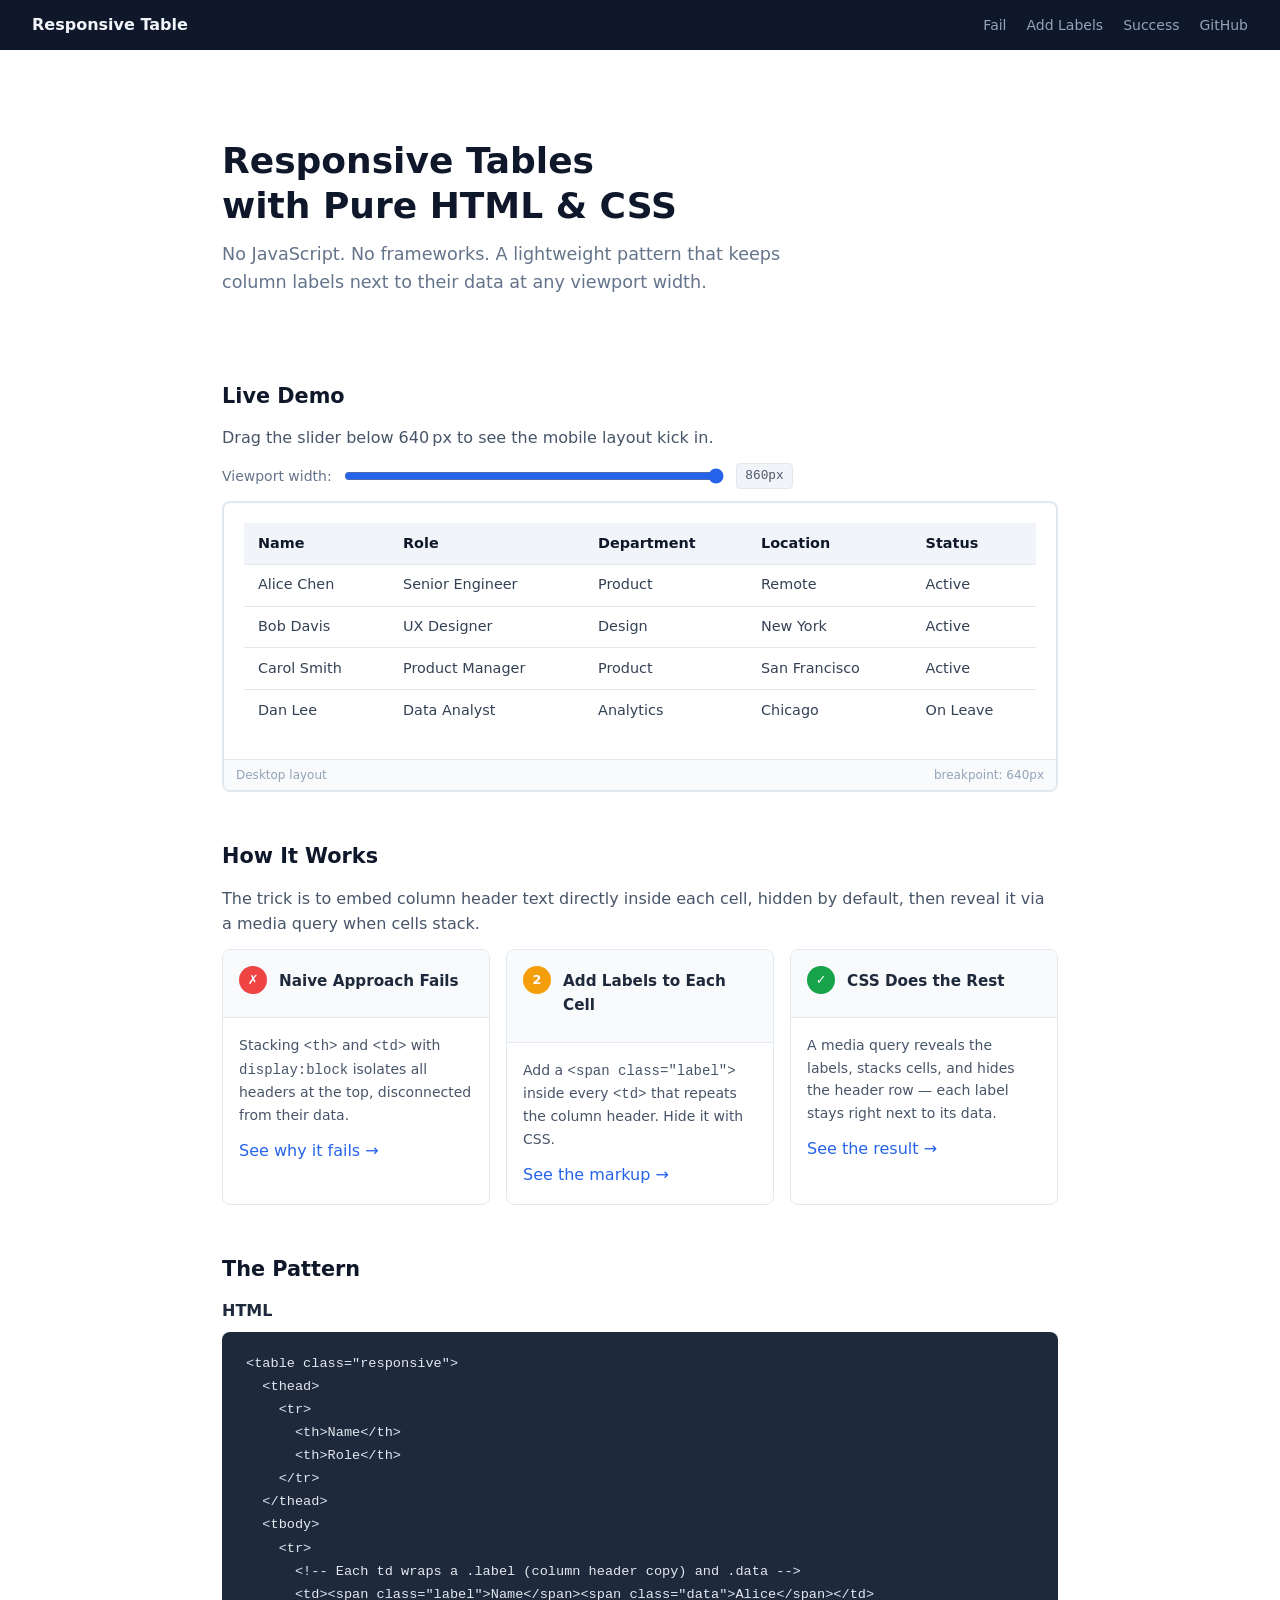
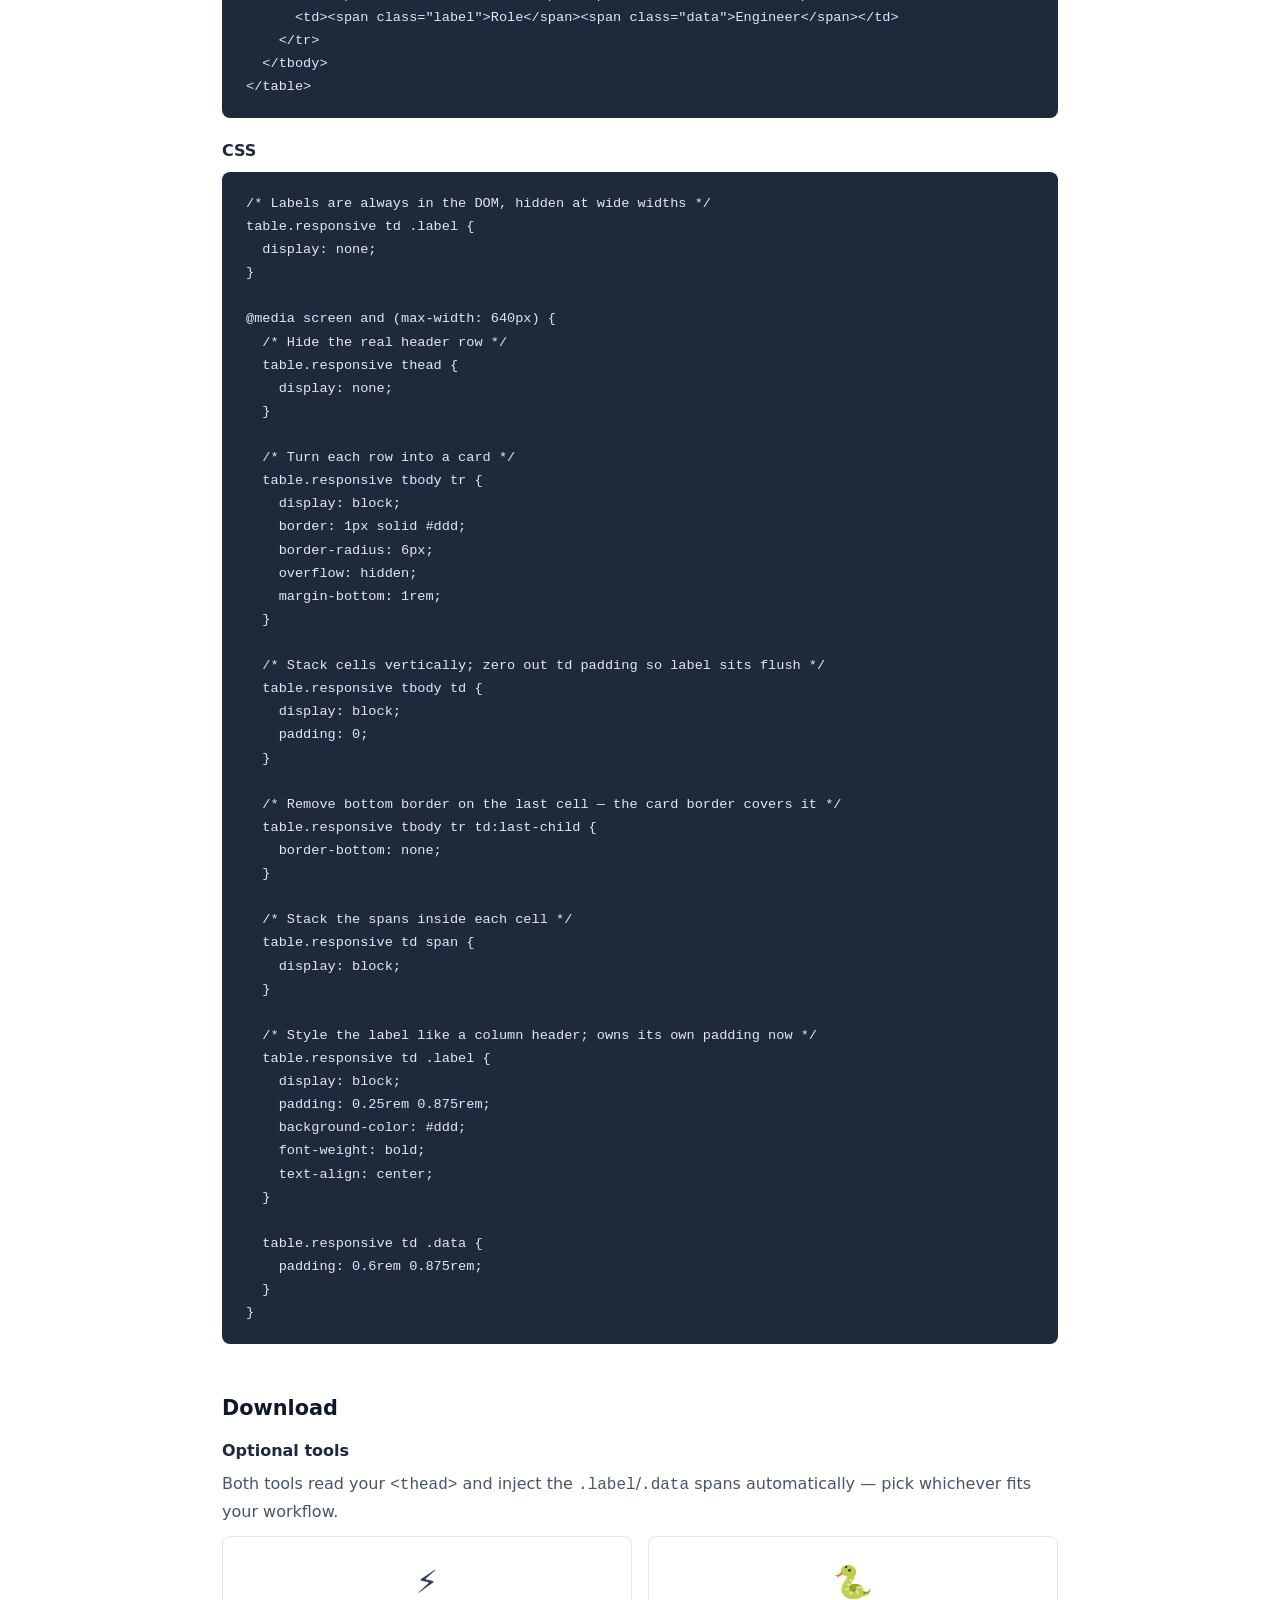
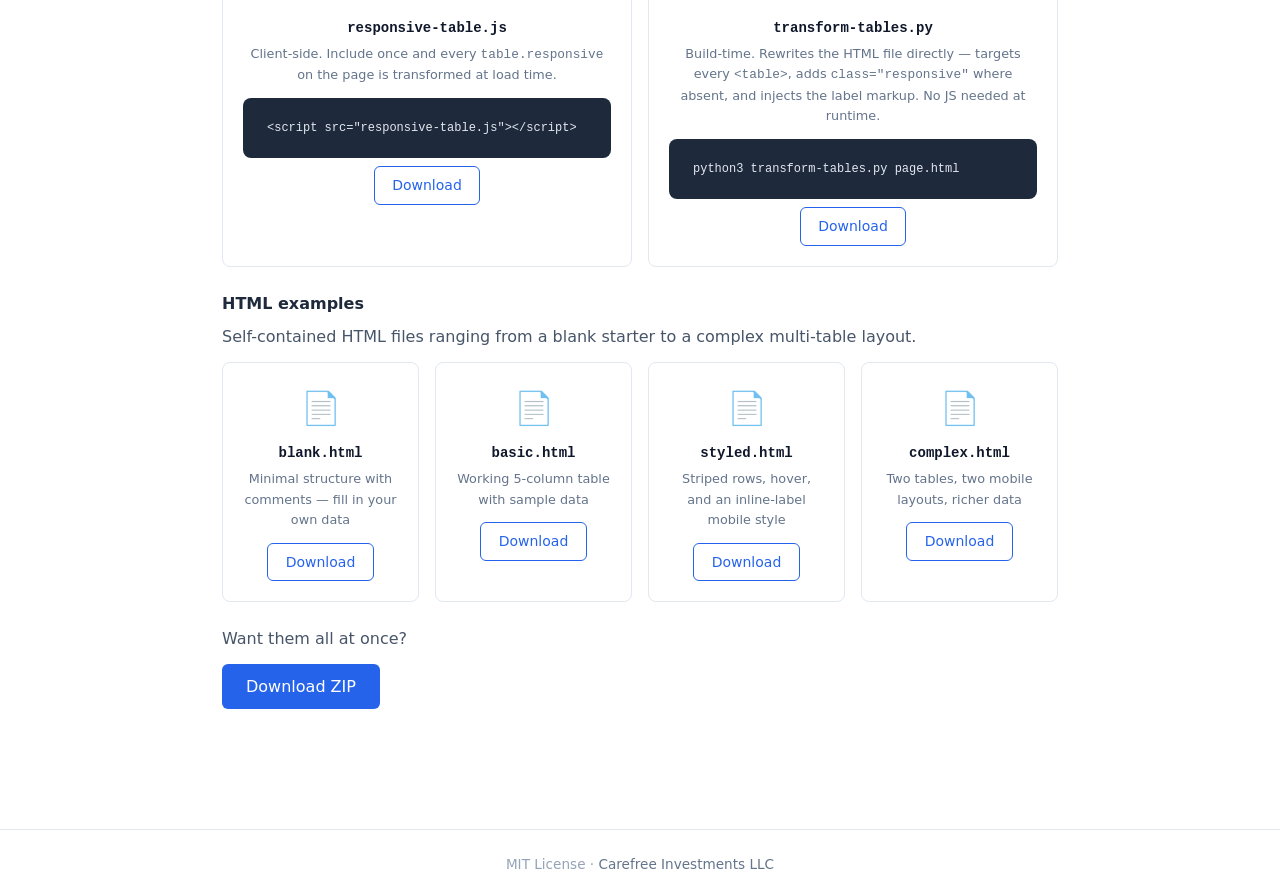
<file: docs/index.html>
<!DOCTYPE html>
<html lang="en">
<head>
  <meta charset="UTF-8">
  <meta name="viewport" content="width=device-width, initial-scale=1.0">
  <title>Responsive Table – Pure HTML &amp; CSS</title>
  <link rel="stylesheet" href="style.css">
  <style>
    /* ── Hero ─────────────────────────────────────── */
    .hero { padding: 3rem 0 1.5rem; }
    .hero h1 { font-size: 2.25rem; line-height: 1.25; margin-bottom: 0.75rem; }
    .hero p  { font-size: 1.1rem; max-width: 560px; }
    .hero .tagline { color: #64748b; }

    /* ── Demo panel ───────────────────────────────── */
    .demo-controls {
      display: flex;
      align-items: center;
      gap: 0.75rem;
      margin-bottom: 0.75rem;
      flex-wrap: wrap;
    }
    .demo-controls label { font-size: 0.875rem; color: #64748b; white-space: nowrap; }
    .demo-controls input[type=range] {
      flex: 1;
      min-width: 120px;
      max-width: 380px;
      accent-color: #2563eb;
    }
    .width-badge {
      background: #f1f5f9;
      border: 1px solid #e2e8f0;
      border-radius: 4px;
      padding: 0.15em 0.55em;
      font-size: 0.8rem;
      font-family: ui-monospace, monospace;
      min-width: 4.5em;
      text-align: center;
      color: #475569;
    }
    .demo-viewport {
      border: 2px solid #e2e8f0;
      border-radius: 8px;
      overflow: hidden;
      transition: max-width 0.08s ease;
      background: #fff;
    }
    .demo-viewport iframe {
      width: 100%;
      border: none;
      display: block;
      height: 200px;
    }
    .viewport-label {
      background: #f8fafc;
      border-top: 1px solid #e2e8f0;
      padding: 0.35rem 0.75rem;
      font-size: 0.75rem;
      color: #94a3b8;
      display: flex;
      justify-content: space-between;
    }

    /* ── Step cards ───────────────────────────────── */
    .step-grid {
      display: grid;
      grid-template-columns: repeat(auto-fit, minmax(220px, 1fr));
      gap: 1rem;
    }
    .step-card {
      border: 1px solid #e2e8f0;
      border-radius: 8px;
      overflow: hidden;
    }
    .step-card-head {
      padding: 1rem;
      background: #f8fafc;
      border-bottom: 1px solid #e2e8f0;
      display: flex;
      align-items: flex-start;
      gap: 0.75rem;
    }
    .step-num {
      flex-shrink: 0;
      width: 1.75rem;
      height: 1.75rem;
      border-radius: 50%;
      display: flex;
      align-items: center;
      justify-content: center;
      font-size: 0.8rem;
      font-weight: 700;
      color: #fff;
    }
    .step-num.bad  { background: #ef4444; }
    .step-num.mid  { background: #f59e0b; }
    .step-num.good { background: #16a34a; }
    .step-card-head h3 { font-size: 0.95rem; padding-top: 0.2rem; }
    .step-card-body { padding: 1rem; }
    .step-card-body p { font-size: 0.875rem; }

    /* ── Download grid ────────────────────────────── */
    .dl-grid {
      display: grid;
      grid-template-columns: repeat(auto-fill, minmax(180px, 1fr));
      gap: 1rem;
      margin-bottom: 1.5rem;
    }
    .dl-card {
      border: 1px solid #e2e8f0;
      border-radius: 8px;
      padding: 1.25rem;
      text-align: center;
    }
    .dl-card .icon { font-size: 2rem; margin-bottom: 0.5rem; }
    .dl-card h4 { font-size: 0.875rem; margin-bottom: 0.3rem; color: #0f172a; font-family: ui-monospace, monospace; }
    .dl-card p  { font-size: 0.8rem; color: #64748b; margin-bottom: 0.75rem; }
  </style>
</head>
<body>

<header class="site-header">
  <a class="brand" href="index.html">Responsive Table</a>
  <nav>
    <a href="fail.html">Fail</a>
    <a href="cell-labels-added.html">Add Labels</a>
    <a href="success.html">Success</a>
    <a href="https://github.com/yesnoio/responsive-table">GitHub</a>
  </nav>
</header>

<div class="page-content">

  <section class="hero">
    <h1>Responsive Tables<br>with Pure HTML &amp; CSS</h1>
    <p class="tagline">No JavaScript. No frameworks. A lightweight pattern that keeps column labels next to their data at any viewport width.</p>
  </section>

  <section id="demo">
    <h2>Live Demo</h2>
    <p>Drag the slider below 640&thinsp;px to see the mobile layout kick in.</p>
    <div class="demo-controls">
      <label for="widthSlider">Viewport width:</label>
      <input type="range" id="widthSlider" min="280" max="860" value="860">
      <span class="width-badge" id="widthLabel">860px</span>
    </div>
    <div class="demo-viewport" id="demoViewport">
      <iframe src="demo.html" title="Responsive table demo" id="demoFrame"></iframe>
      <div class="viewport-label">
        <span id="layoutLabel">Desktop layout</span>
        <span>breakpoint: 640px</span>
      </div>
    </div>
  </section>

  <section id="how-it-works">
    <h2>How It Works</h2>
    <p>The trick is to embed column header text directly inside each cell, hidden by default, then reveal it via a media query when cells stack.</p>
    <div class="step-grid">
      <div class="step-card">
        <div class="step-card-head">
          <span class="step-num bad">✗</span>
          <h3>Naive Approach Fails</h3>
        </div>
        <div class="step-card-body">
          <p>Stacking <code>&lt;th&gt;</code> and <code>&lt;td&gt;</code> with <code>display:block</code> isolates all headers at the top, disconnected from their data.</p>
          <a href="fail.html">See why it fails →</a>
        </div>
      </div>
      <div class="step-card">
        <div class="step-card-head">
          <span class="step-num mid">2</span>
          <h3>Add Labels to Each Cell</h3>
        </div>
        <div class="step-card-body">
          <p>Add a <code>&lt;span class="label"&gt;</code> inside every <code>&lt;td&gt;</code> that repeats the column header. Hide it with CSS.</p>
          <a href="cell-labels-added.html">See the markup →</a>
        </div>
      </div>
      <div class="step-card">
        <div class="step-card-head">
          <span class="step-num good">✓</span>
          <h3>CSS Does the Rest</h3>
        </div>
        <div class="step-card-body">
          <p>A media query reveals the labels, stacks cells, and hides the header row — each label stays right next to its data.</p>
          <a href="success.html">See the result →</a>
        </div>
      </div>
    </div>
  </section>

  <section id="the-pattern">
    <h2>The Pattern</h2>
    <h3>HTML</h3>
    <pre><code>&lt;table class="responsive"&gt;
  &lt;thead&gt;
    &lt;tr&gt;
      &lt;th&gt;Name&lt;/th&gt;
      &lt;th&gt;Role&lt;/th&gt;
    &lt;/tr&gt;
  &lt;/thead&gt;
  &lt;tbody&gt;
    &lt;tr&gt;
      &lt;!-- Each td wraps a .label (column header copy) and .data --&gt;
      &lt;td&gt;&lt;span class="label"&gt;Name&lt;/span&gt;&lt;span class="data"&gt;Alice&lt;/span&gt;&lt;/td&gt;
      &lt;td&gt;&lt;span class="label"&gt;Role&lt;/span&gt;&lt;span class="data"&gt;Engineer&lt;/span&gt;&lt;/td&gt;
    &lt;/tr&gt;
  &lt;/tbody&gt;
&lt;/table&gt;</code></pre>

    <h3>CSS</h3>
    <pre><code>/* Labels are always in the DOM, hidden at wide widths */
table.responsive td .label {
  display: none;
}

@media screen and (max-width: 640px) {
  /* Hide the real header row */
  table.responsive thead {
    display: none;
  }

  /* Turn each row into a card */
  table.responsive tbody tr {
    display: block;
    border: 1px solid #ddd;
    border-radius: 6px;
    overflow: hidden;
    margin-bottom: 1rem;
  }

  /* Stack cells vertically; zero out td padding so label sits flush */
  table.responsive tbody td {
    display: block;
    padding: 0;
  }

  /* Remove bottom border on the last cell — the card border covers it */
  table.responsive tbody tr td:last-child {
    border-bottom: none;
  }

  /* Stack the spans inside each cell */
  table.responsive td span {
    display: block;
  }

  /* Style the label like a column header; owns its own padding now */
  table.responsive td .label {
    display: block;
    padding: 0.25rem 0.875rem;
    background-color: #ddd;
    font-weight: bold;
    text-align: center;
  }

  table.responsive td .data {
    padding: 0.6rem 0.875rem;
  }
}</code></pre>
  </section>

  <section id="download">
    <h2>Download</h2>
    <h3 style="margin-bottom:0.5rem;">Optional tools</h3>
    <p>Both tools read your <code>&lt;thead&gt;</code> and inject the <code>.label</code>/<code>.data</code> spans automatically — pick whichever fits your workflow.</p>

    <div class="dl-grid" style="margin-bottom:1.5rem;grid-template-columns:repeat(2,1fr);">
      <div class="dl-card">
        <div class="icon">⚡</div>
        <h4>responsive-table.js</h4>
        <p>Client-side. Include once and every <code>table.responsive</code> on the page is transformed at load time.</p>
        <pre style="margin:0.5rem 0;font-size:0.75rem;text-align:left;">&lt;script src="responsive-table.js"&gt;&lt;/script&gt;</pre>
        <a href="responsive-table.js" download class="btn btn-outline btn-sm">Download</a>
      </div>
      <div class="dl-card">
        <div class="icon">🐍</div>
        <h4>transform-tables.py</h4>
        <p>Build-time. Rewrites the HTML file directly — targets every <code>&lt;table&gt;</code>, adds <code>class="responsive"</code> where absent, and injects the label markup. No JS needed at runtime.</p>
        <pre style="margin:0.5rem 0;font-size:0.75rem;text-align:left;">python3 transform-tables.py page.html</pre>
        <a href="transform-tables.py" download class="btn btn-outline btn-sm">Download</a>
      </div>
    </div>

    <h3 style="margin-bottom:0.5rem;">HTML examples</h3>
    <p>Self-contained HTML files ranging from a blank starter to a complex multi-table layout.</p>
    <div class="dl-grid">
      <div class="dl-card">
        <div class="icon">📄</div>
        <h4>blank.html</h4>
        <p>Minimal structure with comments — fill in your own data</p>
        <a href="examples/blank.html" download class="btn btn-outline btn-sm">Download</a>
      </div>
      <div class="dl-card">
        <div class="icon">📄</div>
        <h4>basic.html</h4>
        <p>Working 5-column table with sample data</p>
        <a href="examples/basic.html" download class="btn btn-outline btn-sm">Download</a>
      </div>
      <div class="dl-card">
        <div class="icon">📄</div>
        <h4>styled.html</h4>
        <p>Striped rows, hover, and an inline-label mobile style</p>
        <a href="examples/styled.html" download class="btn btn-outline btn-sm">Download</a>
      </div>
      <div class="dl-card">
        <div class="icon">📄</div>
        <h4>complex.html</h4>
        <p>Two tables, two mobile layouts, richer data</p>
        <a href="examples/complex.html" download class="btn btn-outline btn-sm">Download</a>
      </div>
    </div>
    <p style="margin-bottom:0.75rem;">Want them all at once?</p>
    <a href="downloads/responsive-table-examples.zip" class="btn btn-primary btn-lg">Download ZIP</a>
  </section>

</div>

<footer class="site-footer">
  MIT License &middot;
  <a href="https://carefreeinv.com">Carefree Investments LLC</a>
</footer>

<script>
  (function () {
    const slider   = document.getElementById('widthSlider');
    const viewport = document.getElementById('demoViewport');
    const frame    = document.getElementById('demoFrame');
    const label    = document.getElementById('widthLabel');
    const layout   = document.getElementById('layoutLabel');

    function update() {
      const w = parseInt(slider.value, 10);
      viewport.style.maxWidth = w + 'px';
      label.textContent = w + 'px';
      layout.textContent = w <= 640 ? 'Mobile layout' : 'Desktop layout';
      layout.style.color = w <= 640 ? '#16a34a' : '#94a3b8';
    }

    // Auto-size iframe height after load
    frame.addEventListener('load', function () {
      try {
        const h = frame.contentDocument.body.scrollHeight;
        frame.style.height = Math.max(h + 8, 120) + 'px';
      } catch (_) {}
    });

    // Clamp slider max to actual container width on load
    const maxW = document.querySelector('.page-content').offsetWidth;
    slider.max = Math.min(860, maxW);
    slider.value = slider.max;

    slider.addEventListener('input', update);
    update();
  })();
</script>

</body>
</html>
</file>
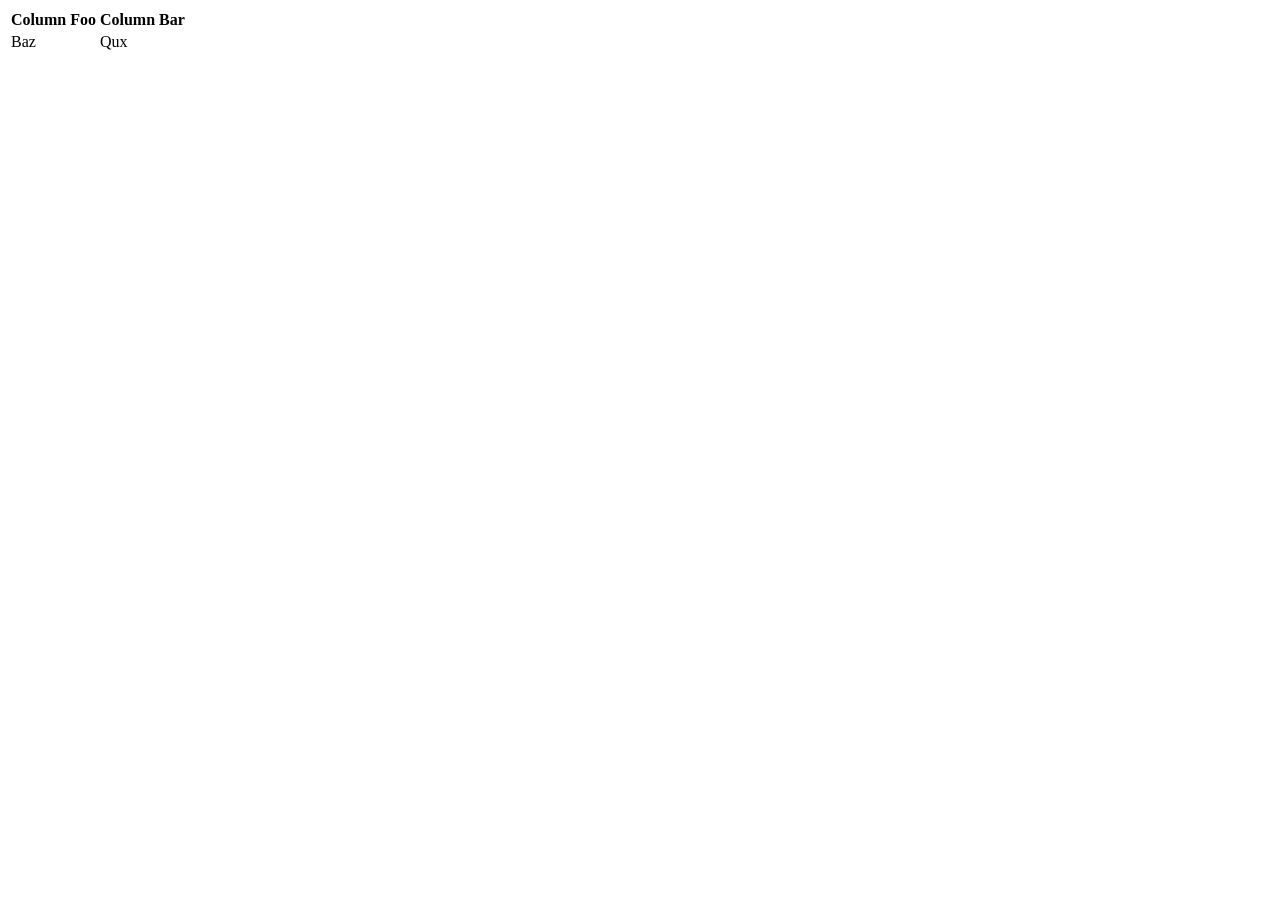
<file: cell-labels-added.html>
<html>
<head>
  <title>Responsive Table - Cell Labels Added</title>
  <style>
    table.responsive td .label {
      display: none;
    }
  </style>
</head>
<body>

<table class="responsive">
    <thead>
        <tr>
            <th>Column Foo</th>
            <th>Column Bar</th>
        </tr>
    </thead>
    <tbody>
        <tr>
            <td><span class="label">Column Foo</span><span class="data">Baz</span></td>
            <td><span class="label">Column Bar</span><span class="data">Qux</span></td>
        </tr>
    </tbody>
</table>

</body>
</html>
</file>
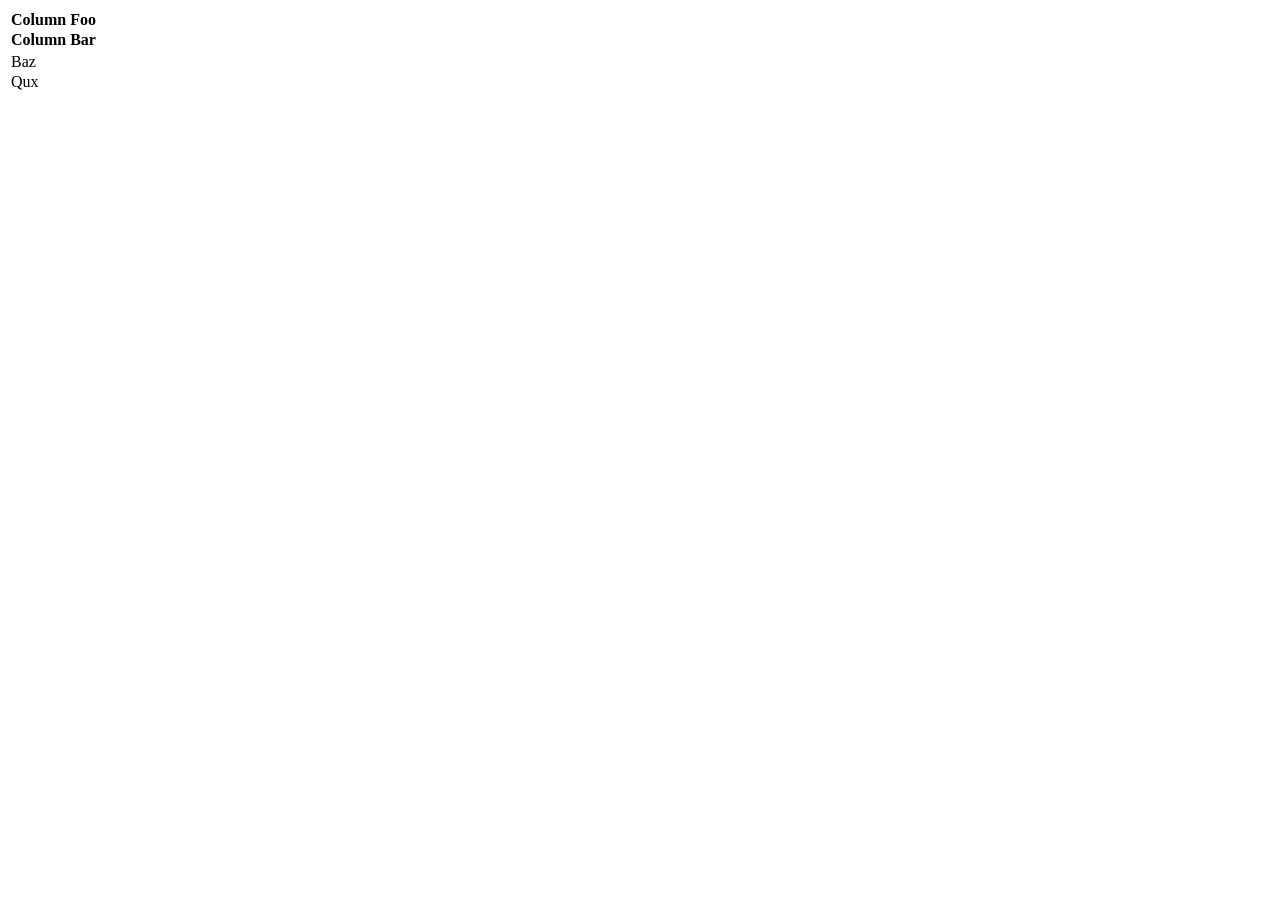
<file: fail.html>
<html>
<head>
  <title>Responsive Table - Fail</title>
</head>
<body>

<style>
  table th,
  table td {
    display: block;
  }
</style>
<table>
    <thead>
        <tr>
            <th>Column Foo</th>
            <th>Column Bar</th>
        </tr>
    </thead>
    <tbody>
        <tr>
            <td>Baz</td>
            <td>Qux</td>
        </tr>
    </tbody>
</table>

</body>
</html>
</file>
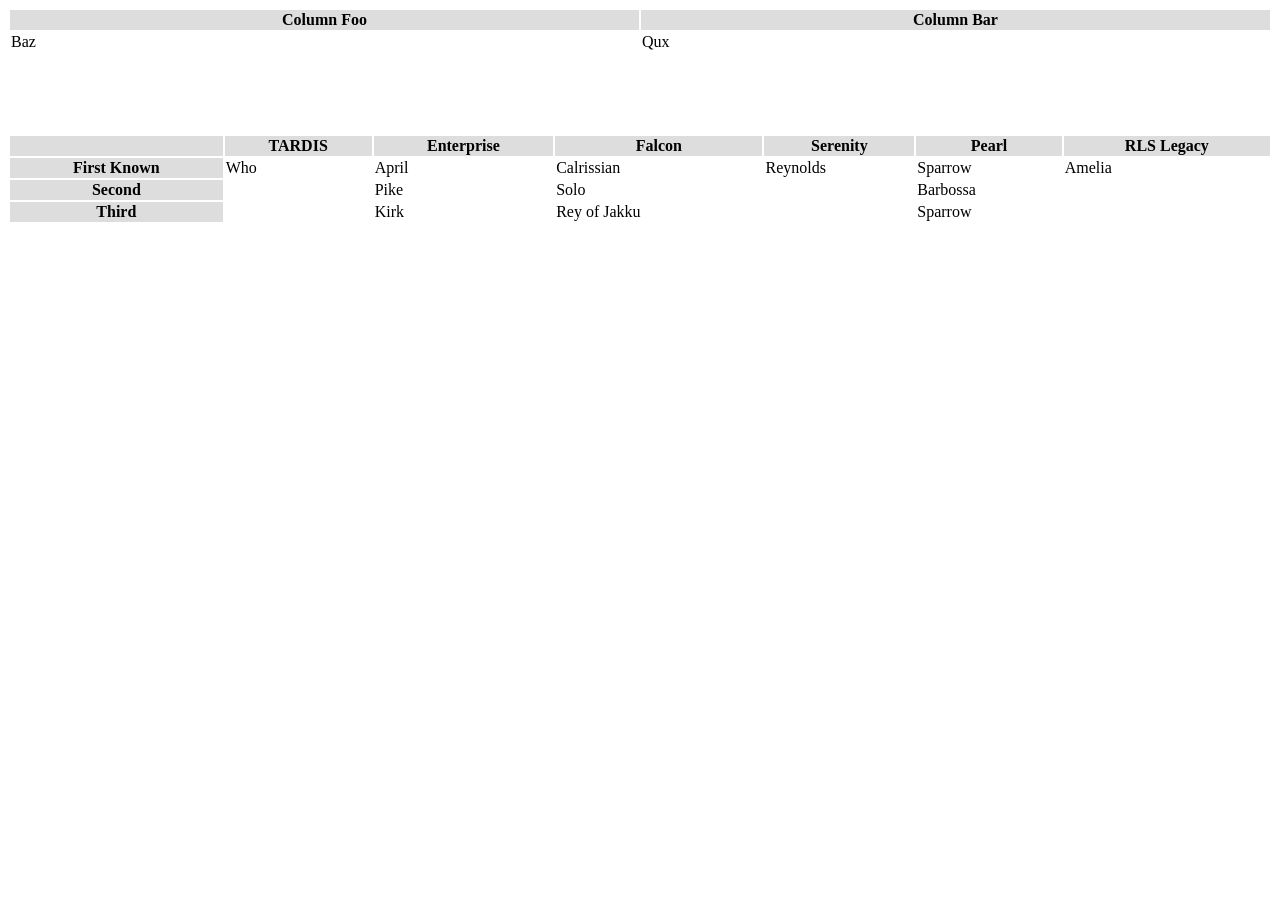
<file: success.html>
<!DOCTYPE html>
<html>
<head>
    <title>Responsive Table</title>
    <meta charset="UTF-8"/>
    <meta name="viewport" content="width=device-width, initial-scale=1.0">
    <style>
        table.responsive {
            width: 100%;
        }
        table.responsive td .label {
            display: none;
        }

        table.responsive th {
            background-color: #ddd;
        }

        table.second {
            margin-top: 5em;
        }

        @media screen and (max-width:640px) {
            table.responsive thead {
                display: none;
            }
            table.responsive tbody th,
            table.responsive tbody td {
                display: block;
            }

            table.responsive.first td span {
                display: block;
            }
            table.responsive.first td .label {
                background-color: #ddd;
                font-weight: bold;
                text-align: center;
            }

            table.responsive.second th {
                margin-top: 0.5em;
            }

            table.responsive.second td {
                border-bottom: 1px #ccc solid;
            }

            table.responsive.second td .label {
                display: inline-block;
            }
            table.responsive.second td .data {
                float: right;
                font-weight: bold;
            }
        }
    </style>
</head>
<body>

<table class="responsive first">
    <thead>
        <tr>
            <th>Column Foo</th>
            <th>Column Bar</th>
        </tr>
    </thead>
    <tbody>
        <tr>
            <td><span class="label">Column Foo</span><span class="data">Baz</span></td>
            <td><span class="label">Column Bar</span><span class="data">Qux</span></td>
        </tr>
    </tbody>
</table>

<table class="responsive second">
    <thead>
    <tr>
        <th></th>
        <th>TARDIS</th>
        <th>Enterprise</th>
        <th>Falcon</th>
        <th>Serenity</th>
        <th>Pearl</th>
        <th>RLS Legacy</th>
    </tr>
    </thead>
    <tbody>
        <tr>
            <th>First Known</th>
            <td><span class="label">Tardis</span><span class="data">Who</span></td>
            <td><span class="label">Enterprise</span><span class="data">April</span></td>
            <td><span class="label">Falcon</span><span class="data">Calrissian</span></td>
            <td><span class="label">Serenity</span><span class="data">Reynolds</span></td>
            <td><span class="label">Pearl</span><span class="data">Sparrow</span></td>
            <td><span class="label">RLS Legacy</span><span class="data">Amelia</span></td>
        </tr>
        <tr>
            <th>Second</th>
            <td><span class="label">Tardis</span><span class="data"></span></td>
            <td><span class="label">Enterprise</span><span class="data">Pike</span></td>
            <td><span class="label">Falcon</span><span class="data">Solo</span></td>
            <td><span class="label">Serenity</span><span class="data"></span></td>
            <td><span class="label">Pearl</span><span class="data">Barbossa</span></td>
            <td><span class="label">RLS Legacy</span><span class="data"></span></td>
        </tr>
        <tr>
            <th>Third</th>
            <td><span class="label">Tardis</span><span class="data"></span></td>
            <td><span class="label">Enterprise</span><span class="data">Kirk</span></td>
            <td><span class="label">Falcon</span><span class="data">Rey of Jakku</span></td>
            <td><span class="label">Serenity</span><span class="data"></span></td>
            <td><span class="label">Pearl</span><span class="data">Sparrow</span></td>
            <td><span class="label">RLS Legacy</span><span class="data"></span></td>
        </tr>
    </tbody>
</table>

</body>
</html>
</file>
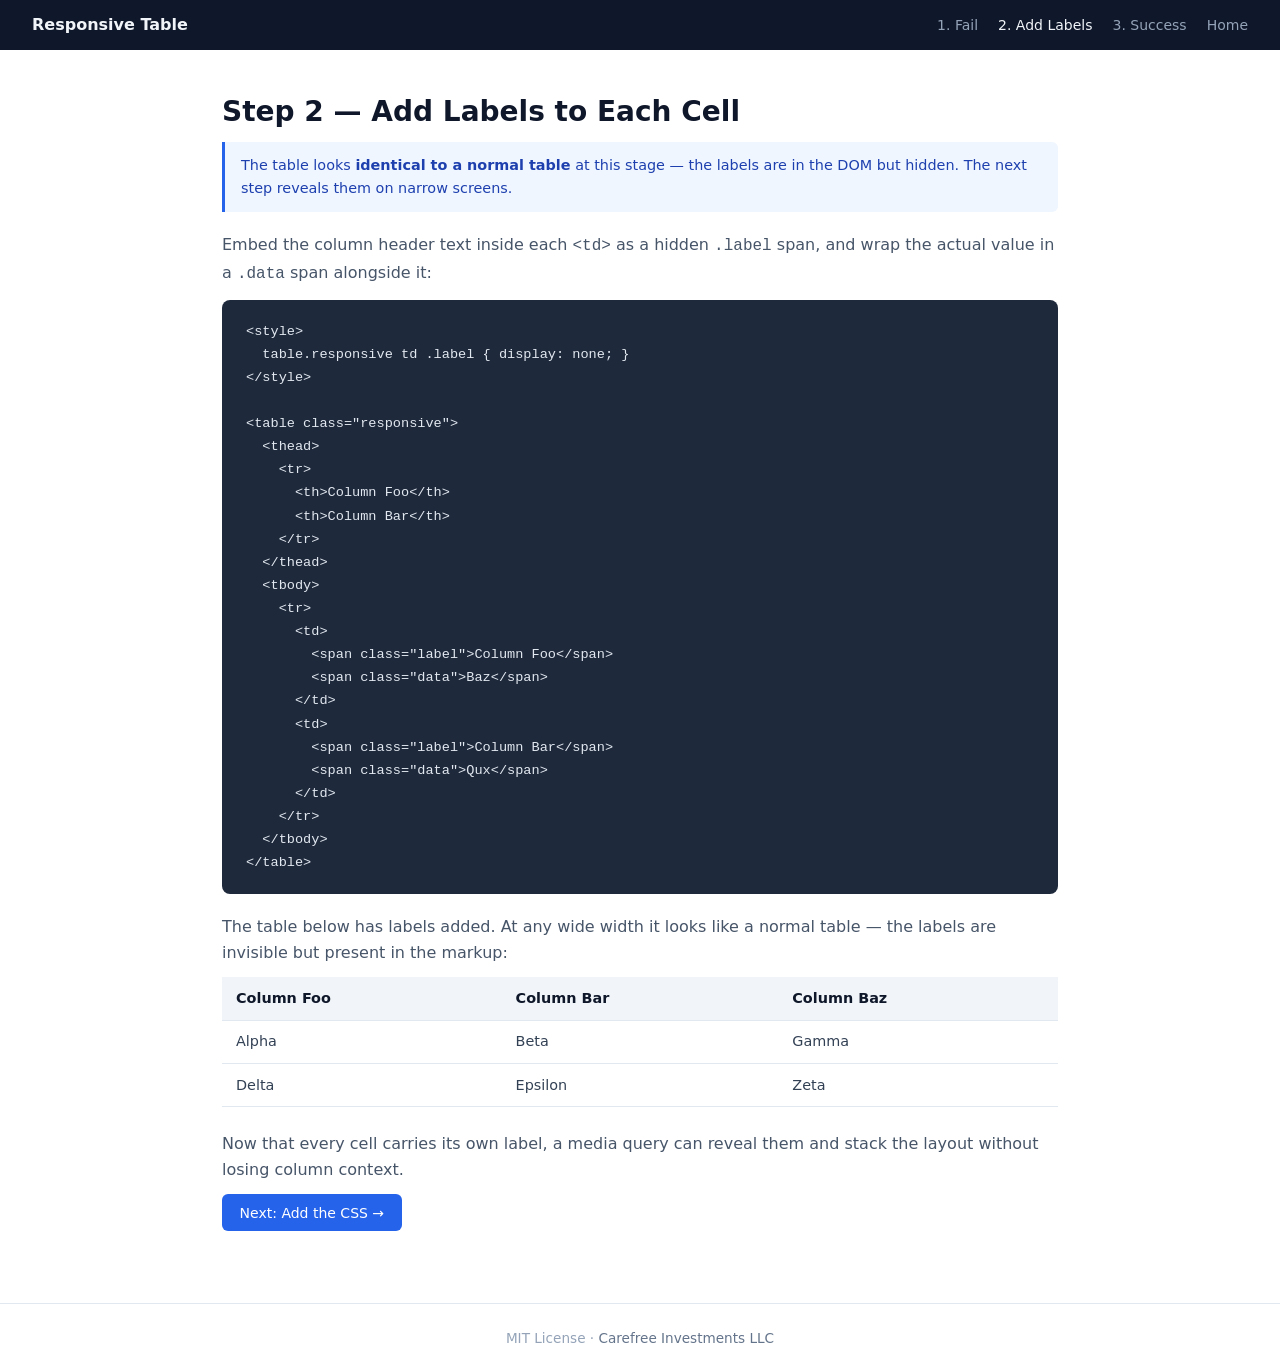
<file: docs/cell-labels-added.html>
<!DOCTYPE html>
<html lang="en">
<head>
  <meta charset="UTF-8">
  <meta name="viewport" content="width=device-width, initial-scale=1.0">
  <title>Responsive Table – Step 2: Add Cell Labels</title>
  <link rel="stylesheet" href="style.css">
  <style>
    table.responsive td .label { display: none; }
    table.responsive { width: 100%; border-collapse: collapse; }
    table.responsive th,
    table.responsive td { padding: 0.6rem 0.875rem; border-bottom: 1px solid #e2e8f0; font-size: 0.9rem; text-align: left; }
    table.responsive th { background: #f1f5f9; font-weight: 600; }
  </style>
</head>
<body>

<header class="site-header">
  <a class="brand" href="index.html">Responsive Table</a>
  <nav>
    <a href="fail.html">1. Fail</a>
    <a href="cell-labels-added.html" class="active">2. Add Labels</a>
    <a href="success.html">3. Success</a>
    <a href="index.html">Home</a>
  </nav>
</header>

<div class="page-content">

  <h1>Step 2 — Add Labels to Each Cell</h1>

  <div class="callout info">
    The table looks <strong>identical to a normal table</strong> at this stage — the labels are in the DOM but hidden. The next step reveals them on narrow screens.
  </div>

  <p>Embed the column header text inside each <code>&lt;td&gt;</code> as a hidden <code>.label</code> span, and wrap the actual value in a <code>.data</code> span alongside it:</p>

  <pre><code>&lt;style&gt;
  table.responsive td .label { display: none; }
&lt;/style&gt;

&lt;table class="responsive"&gt;
  &lt;thead&gt;
    &lt;tr&gt;
      &lt;th&gt;Column Foo&lt;/th&gt;
      &lt;th&gt;Column Bar&lt;/th&gt;
    &lt;/tr&gt;
  &lt;/thead&gt;
  &lt;tbody&gt;
    &lt;tr&gt;
      &lt;td&gt;
        &lt;span class="label"&gt;Column Foo&lt;/span&gt;
        &lt;span class="data"&gt;Baz&lt;/span&gt;
      &lt;/td&gt;
      &lt;td&gt;
        &lt;span class="label"&gt;Column Bar&lt;/span&gt;
        &lt;span class="data"&gt;Qux&lt;/span&gt;
      &lt;/td&gt;
    &lt;/tr&gt;
  &lt;/tbody&gt;
&lt;/table&gt;</code></pre>

  <p>The table below has labels added. At any wide width it looks like a normal table — the labels are invisible but present in the markup:</p>

  <table class="responsive">
    <thead>
      <tr>
        <th>Column Foo</th>
        <th>Column Bar</th>
        <th>Column Baz</th>
      </tr>
    </thead>
    <tbody>
      <tr>
        <td><span class="label">Column Foo</span><span class="data">Alpha</span></td>
        <td><span class="label">Column Bar</span><span class="data">Beta</span></td>
        <td><span class="label">Column Baz</span><span class="data">Gamma</span></td>
      </tr>
      <tr>
        <td><span class="label">Column Foo</span><span class="data">Delta</span></td>
        <td><span class="label">Column Bar</span><span class="data">Epsilon</span></td>
        <td><span class="label">Column Baz</span><span class="data">Zeta</span></td>
      </tr>
    </tbody>
  </table>

  <p style="margin-top:1.5rem;">Now that every cell carries its own label, a media query can reveal them and stack the layout without losing column context.</p>

  <a href="success.html" class="btn btn-primary">Next: Add the CSS →</a>

</div>

<footer class="site-footer">
  MIT License &middot;
  <a href="https://carefreeinv.com">Carefree Investments LLC</a>
</footer>

</body>
</html>
</file>
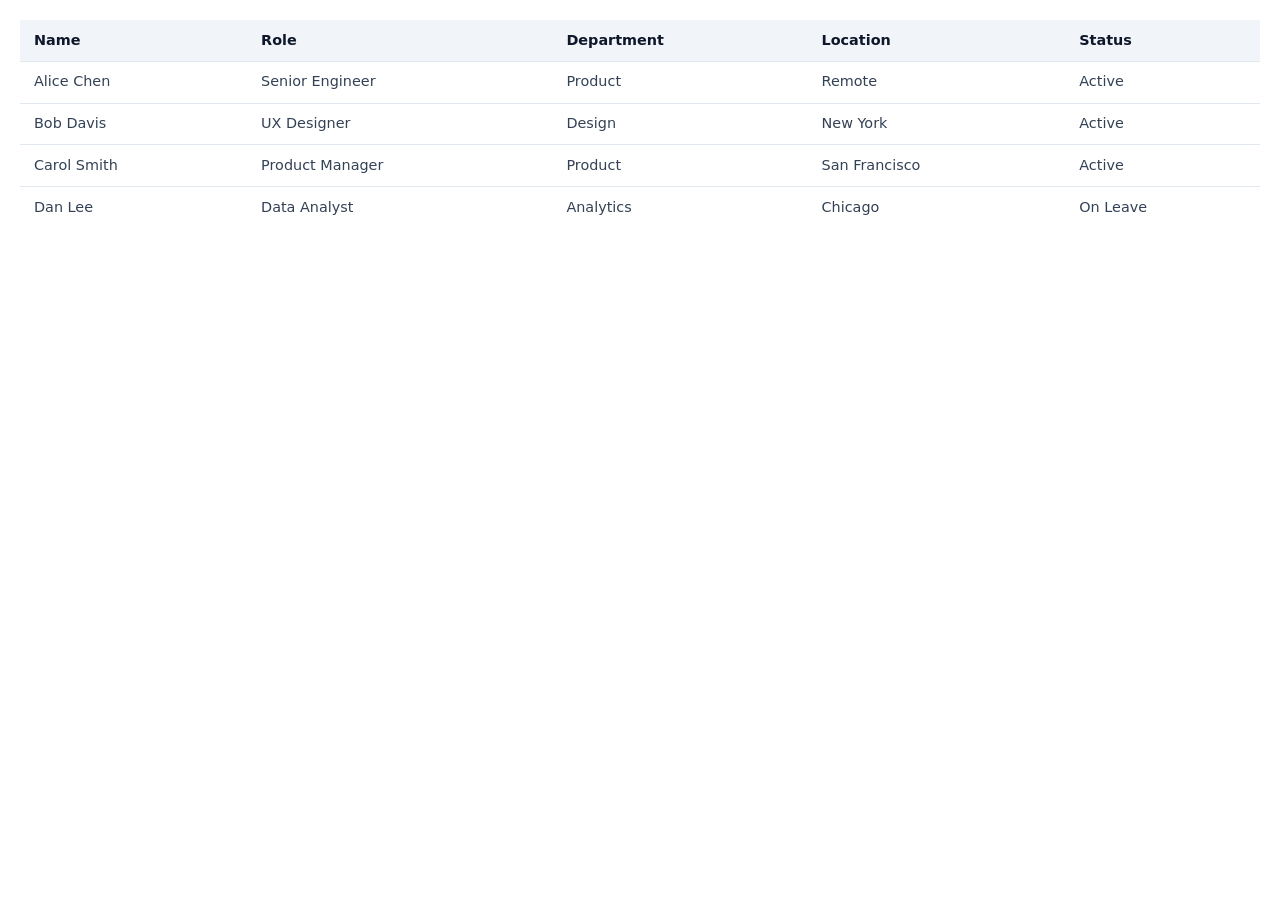
<file: docs/demo.html>
<!DOCTYPE html>
<html lang="en">
<head>
  <meta charset="UTF-8">
  <meta name="viewport" content="width=device-width, initial-scale=1.0">
  <title>Demo</title>
  <style>
    *, *::before, *::after { box-sizing: border-box; margin: 0; padding: 0; }
    body {
      font-family: system-ui, -apple-system, sans-serif;
      padding: 1.25rem;
      color: #334155;
      line-height: 1.5;
    }

    table.responsive { width: 100%; border-collapse: collapse; }
    table.responsive th,
    table.responsive td {
      padding: 0.6rem 0.875rem;
      text-align: left;
      border-bottom: 1px solid #e2e8f0;
      font-size: 0.9rem;
    }
    table.responsive th {
      background: #f1f5f9;
      font-weight: 600;
      color: #0f172a;
    }
    table.responsive tbody tr:last-child td { border-bottom: none; }
    table.responsive td .label { display: none; }

    @media screen and (max-width: 640px) {
      table.responsive thead { display: none; }
      table.responsive tbody tr {
        display: block;
        border: 1px solid #e2e8f0;
        border-radius: 6px;
        overflow: hidden;
        margin-bottom: 1rem;
      }
      table.responsive tbody tr:last-child { margin-bottom: 0; }
      table.responsive tbody td { display: block; padding: 0; }
      table.responsive tbody tr td:last-child { border-bottom: none; }
      table.responsive td span { display: block; }
      table.responsive td .label {
        display: block;
        padding: 0.25rem 0.875rem;
        background: #f1f5f9;
        font-weight: 600;
        text-align: center;
        color: #0f172a;
      }
      table.responsive td .data { padding: 0.6rem 0.875rem; }
    }
  </style>
</head>
<body>
  <table class="responsive">
    <thead>
      <tr>
        <th>Name</th>
        <th>Role</th>
        <th>Department</th>
        <th>Location</th>
        <th>Status</th>
      </tr>
    </thead>
    <tbody>
      <tr>
        <td><span class="label">Name</span><span class="data">Alice Chen</span></td>
        <td><span class="label">Role</span><span class="data">Senior Engineer</span></td>
        <td><span class="label">Department</span><span class="data">Product</span></td>
        <td><span class="label">Location</span><span class="data">Remote</span></td>
        <td><span class="label">Status</span><span class="data">Active</span></td>
      </tr>
      <tr>
        <td><span class="label">Name</span><span class="data">Bob Davis</span></td>
        <td><span class="label">Role</span><span class="data">UX Designer</span></td>
        <td><span class="label">Department</span><span class="data">Design</span></td>
        <td><span class="label">Location</span><span class="data">New York</span></td>
        <td><span class="label">Status</span><span class="data">Active</span></td>
      </tr>
      <tr>
        <td><span class="label">Name</span><span class="data">Carol Smith</span></td>
        <td><span class="label">Role</span><span class="data">Product Manager</span></td>
        <td><span class="label">Department</span><span class="data">Product</span></td>
        <td><span class="label">Location</span><span class="data">San Francisco</span></td>
        <td><span class="label">Status</span><span class="data">Active</span></td>
      </tr>
      <tr>
        <td><span class="label">Name</span><span class="data">Dan Lee</span></td>
        <td><span class="label">Role</span><span class="data">Data Analyst</span></td>
        <td><span class="label">Department</span><span class="data">Analytics</span></td>
        <td><span class="label">Location</span><span class="data">Chicago</span></td>
        <td><span class="label">Status</span><span class="data">On Leave</span></td>
      </tr>
    </tbody>
  </table>
</body>
</html>
</file>
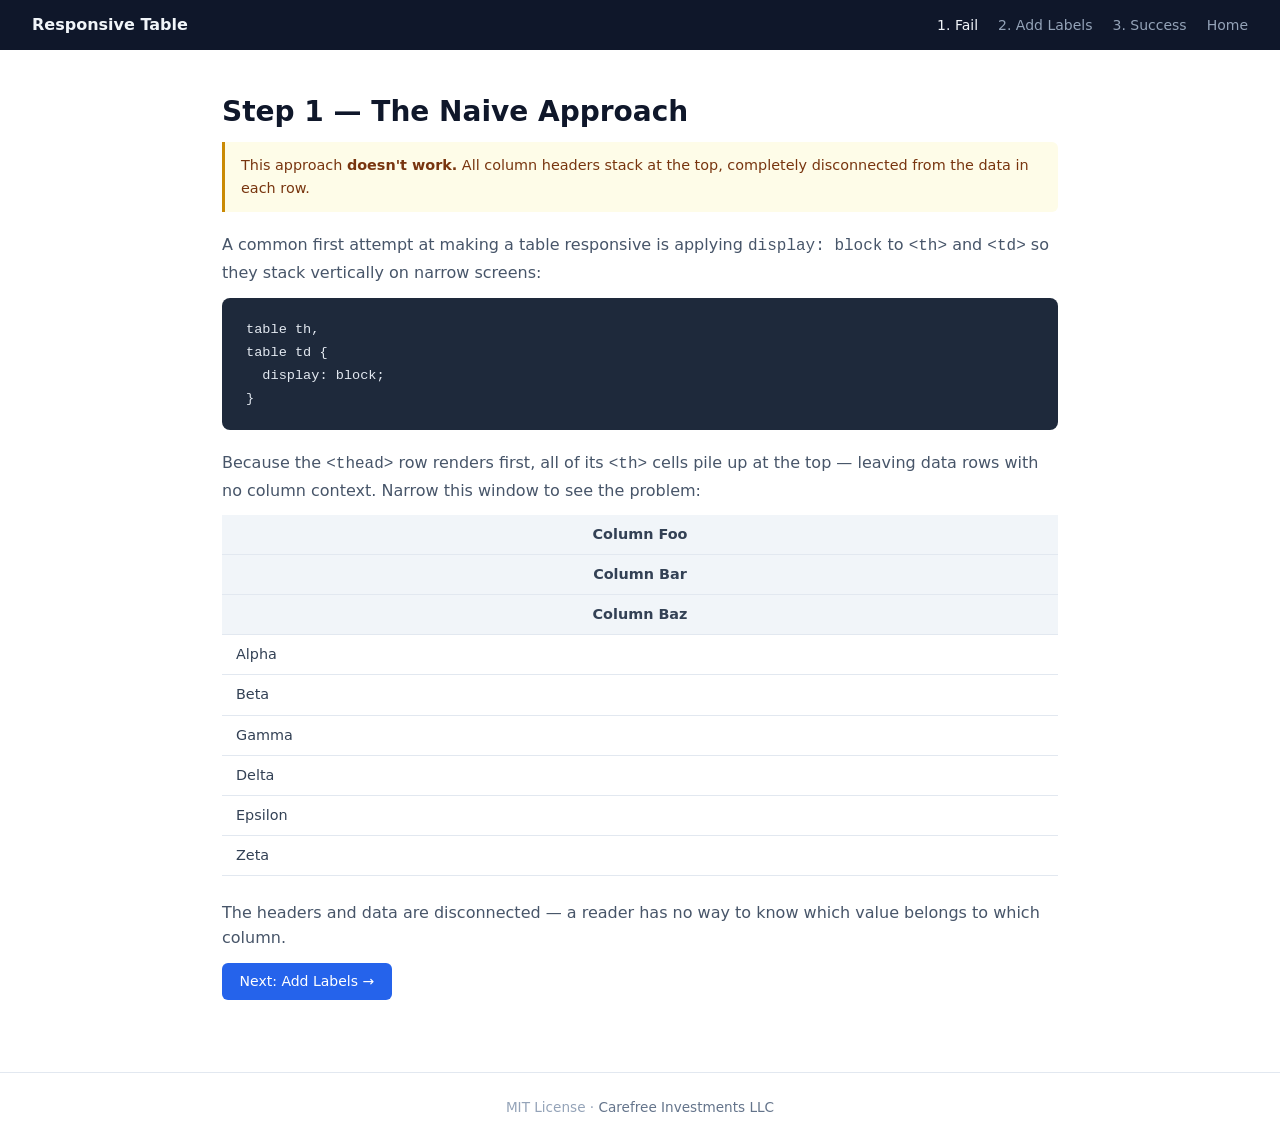
<file: docs/fail.html>
<!DOCTYPE html>
<html lang="en">
<head>
  <meta charset="UTF-8">
  <meta name="viewport" content="width=device-width, initial-scale=1.0">
  <title>Responsive Table – Step 1: The Naive Approach</title>
  <link rel="stylesheet" href="style.css">
  <style>
    /* Deliberately broken — all th/td become block elements */
    table th,
    table td {
      display: block;
    }
    table { width: 100%; border-collapse: collapse; }
    table th, table td { padding: 0.5rem 0.875rem; border-bottom: 1px solid #e2e8f0; font-size: 0.9rem; }
    table th { background: #f1f5f9; font-weight: 600; }
  </style>
</head>
<body>

<header class="site-header">
  <a class="brand" href="index.html">Responsive Table</a>
  <nav>
    <a href="fail.html" class="active">1. Fail</a>
    <a href="cell-labels-added.html">2. Add Labels</a>
    <a href="success.html">3. Success</a>
    <a href="index.html">Home</a>
  </nav>
</header>

<div class="page-content">

  <h1>Step 1 — The Naive Approach</h1>

  <div class="callout warn">
    This approach <strong>doesn't work.</strong> All column headers stack at the top, completely disconnected from the data in each row.
  </div>

  <p>A common first attempt at making a table responsive is applying <code>display: block</code> to <code>&lt;th&gt;</code> and <code>&lt;td&gt;</code> so they stack vertically on narrow screens:</p>

  <pre><code>table th,
table td {
  display: block;
}</code></pre>

  <p>Because the <code>&lt;thead&gt;</code> row renders first, all of its <code>&lt;th&gt;</code> cells pile up at the top — leaving data rows with no column context. Narrow this window to see the problem:</p>

  <table>
    <thead>
      <tr>
        <th>Column Foo</th>
        <th>Column Bar</th>
        <th>Column Baz</th>
      </tr>
    </thead>
    <tbody>
      <tr>
        <td>Alpha</td>
        <td>Beta</td>
        <td>Gamma</td>
      </tr>
      <tr>
        <td>Delta</td>
        <td>Epsilon</td>
        <td>Zeta</td>
      </tr>
    </tbody>
  </table>

  <p style="margin-top:1.5rem;">The headers and data are disconnected — a reader has no way to know which value belongs to which column.</p>

  <a href="cell-labels-added.html" class="btn btn-primary">Next: Add Labels →</a>

</div>

<footer class="site-footer">
  MIT License &middot;
  <a href="https://carefreeinv.com">Carefree Investments LLC</a>
</footer>

</body>
</html>
</file>
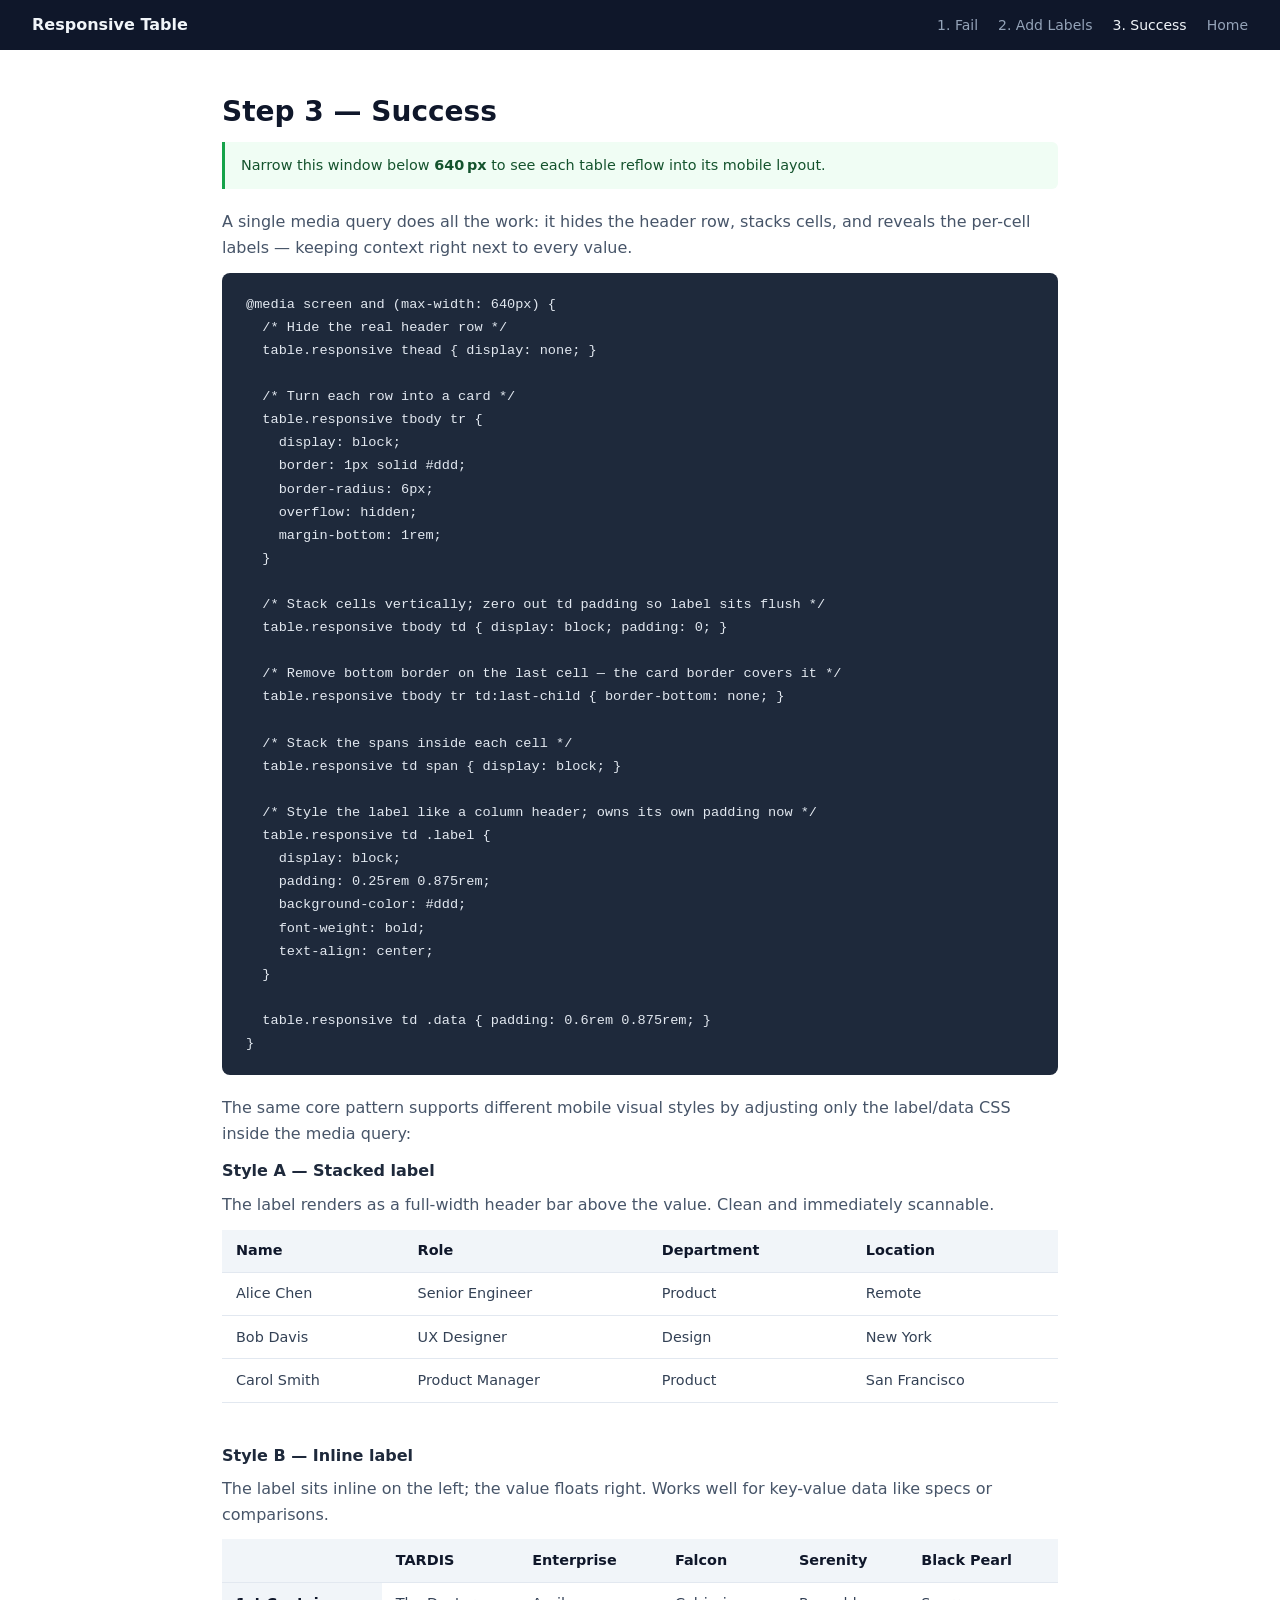
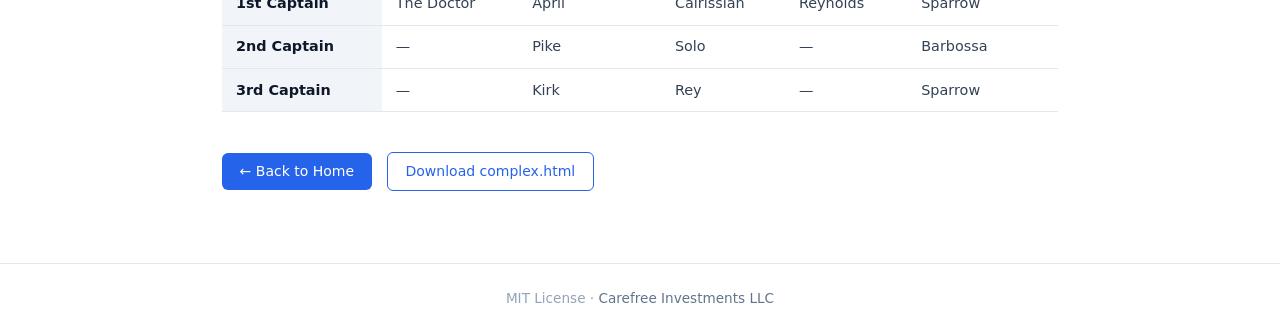
<file: docs/success.html>
<!DOCTYPE html>
<html lang="en">
<head>
  <meta charset="UTF-8">
  <meta name="viewport" content="width=device-width, initial-scale=1.0">
  <title>Responsive Table – Step 3: Success</title>
  <link rel="stylesheet" href="style.css">
  <style>
    /* ── Style A: stacked label (label above data) ── */
    table.responsive.style-a td .label { display: none; }

    @media screen and (max-width: 640px) {
      table.responsive.style-a thead { display: none; }
      table.responsive.style-a tbody tr {
        display: block;
        border: 1px solid #e2e8f0;
        border-radius: 6px;
        overflow: hidden;
        margin-bottom: 1rem;
      }
      table.responsive.style-a tbody tr:last-child { margin-bottom: 0; }
      table.responsive.style-a tbody td { display: block; padding: 0; }
      table.responsive.style-a tbody tr td:last-child { border-bottom: none; }
      table.responsive.style-a td span { display: block; }
      table.responsive.style-a td .label {
        display: block;
        padding: 0.25rem 0.875rem;
        background: #f1f5f9;
        font-weight: 600;
        text-align: center;
        color: #0f172a;
      }
      table.responsive.style-a td .data { padding: 0.6rem 0.875rem; }
    }

    /* ── Style B: inline label (label left, data right) ── */
    table.responsive.style-b td .label { display: none; }

    @media screen and (max-width: 640px) {
      table.responsive.style-b thead { display: none; }
      table.responsive.style-b tbody th,
      table.responsive.style-b tbody td { display: block; }
      table.responsive.style-b tbody th { margin-top: 0.75rem; font-size: 1rem; }
      table.responsive.style-b td {
        border-bottom: 1px solid #e2e8f0;
        overflow: hidden;
      }
      table.responsive.style-b td .label {
        display: inline-block;
        color: #64748b;
      }
      table.responsive.style-b td .data {
        float: right;
        font-weight: 600;
      }
    }

    .table-section { margin-bottom: 2.5rem; }
    .table-section h3 { margin-bottom: 0.5rem; }
    .table-section p  { margin-bottom: 0.75rem; }
  </style>
</head>
<body>

<header class="site-header">
  <a class="brand" href="index.html">Responsive Table</a>
  <nav>
    <a href="fail.html">1. Fail</a>
    <a href="cell-labels-added.html">2. Add Labels</a>
    <a href="success.html" class="active">3. Success</a>
    <a href="index.html">Home</a>
  </nav>
</header>

<div class="page-content">

  <h1>Step 3 — Success</h1>

  <div class="callout success">
    Narrow this window below <strong>640&thinsp;px</strong> to see each table reflow into its mobile layout.
  </div>

  <p>A single media query does all the work: it hides the header row, stacks cells, and reveals the per-cell labels — keeping context right next to every value.</p>

  <pre><code>@media screen and (max-width: 640px) {
  /* Hide the real header row */
  table.responsive thead { display: none; }

  /* Turn each row into a card */
  table.responsive tbody tr {
    display: block;
    border: 1px solid #ddd;
    border-radius: 6px;
    overflow: hidden;
    margin-bottom: 1rem;
  }

  /* Stack cells vertically; zero out td padding so label sits flush */
  table.responsive tbody td { display: block; padding: 0; }

  /* Remove bottom border on the last cell — the card border covers it */
  table.responsive tbody tr td:last-child { border-bottom: none; }

  /* Stack the spans inside each cell */
  table.responsive td span { display: block; }

  /* Style the label like a column header; owns its own padding now */
  table.responsive td .label {
    display: block;
    padding: 0.25rem 0.875rem;
    background-color: #ddd;
    font-weight: bold;
    text-align: center;
  }

  table.responsive td .data { padding: 0.6rem 0.875rem; }
}</code></pre>

  <p>The same core pattern supports different mobile visual styles by adjusting only the label/data CSS inside the media query:</p>

  <!-- Style A ─────────────────────────────────────────── -->
  <div class="table-section">
    <h3>Style A — Stacked label</h3>
    <p>The label renders as a full-width header bar above the value. Clean and immediately scannable.</p>
    <table class="responsive style-a">
      <thead>
        <tr>
          <th>Name</th>
          <th>Role</th>
          <th>Department</th>
          <th>Location</th>
        </tr>
      </thead>
      <tbody>
        <tr>
          <td><span class="label">Name</span><span class="data">Alice Chen</span></td>
          <td><span class="label">Role</span><span class="data">Senior Engineer</span></td>
          <td><span class="label">Department</span><span class="data">Product</span></td>
          <td><span class="label">Location</span><span class="data">Remote</span></td>
        </tr>
        <tr>
          <td><span class="label">Name</span><span class="data">Bob Davis</span></td>
          <td><span class="label">Role</span><span class="data">UX Designer</span></td>
          <td><span class="label">Department</span><span class="data">Design</span></td>
          <td><span class="label">Location</span><span class="data">New York</span></td>
        </tr>
        <tr>
          <td><span class="label">Name</span><span class="data">Carol Smith</span></td>
          <td><span class="label">Role</span><span class="data">Product Manager</span></td>
          <td><span class="label">Department</span><span class="data">Product</span></td>
          <td><span class="label">Location</span><span class="data">San Francisco</span></td>
        </tr>
      </tbody>
    </table>
  </div>

  <!-- Style B ─────────────────────────────────────────── -->
  <div class="table-section">
    <h3>Style B — Inline label</h3>
    <p>The label sits inline on the left; the value floats right. Works well for key-value data like specs or comparisons.</p>
    <table class="responsive style-b">
      <thead>
        <tr>
          <th></th>
          <th>TARDIS</th>
          <th>Enterprise</th>
          <th>Falcon</th>
          <th>Serenity</th>
          <th>Black Pearl</th>
        </tr>
      </thead>
      <tbody>
        <tr>
          <th>1st Captain</th>
          <td><span class="label">TARDIS</span><span class="data">The Doctor</span></td>
          <td><span class="label">Enterprise</span><span class="data">April</span></td>
          <td><span class="label">Falcon</span><span class="data">Calrissian</span></td>
          <td><span class="label">Serenity</span><span class="data">Reynolds</span></td>
          <td><span class="label">Black Pearl</span><span class="data">Sparrow</span></td>
        </tr>
        <tr>
          <th>2nd Captain</th>
          <td><span class="label">TARDIS</span><span class="data">—</span></td>
          <td><span class="label">Enterprise</span><span class="data">Pike</span></td>
          <td><span class="label">Falcon</span><span class="data">Solo</span></td>
          <td><span class="label">Serenity</span><span class="data">—</span></td>
          <td><span class="label">Black Pearl</span><span class="data">Barbossa</span></td>
        </tr>
        <tr>
          <th>3rd Captain</th>
          <td><span class="label">TARDIS</span><span class="data">—</span></td>
          <td><span class="label">Enterprise</span><span class="data">Kirk</span></td>
          <td><span class="label">Falcon</span><span class="data">Rey</span></td>
          <td><span class="label">Serenity</span><span class="data">—</span></td>
          <td><span class="label">Black Pearl</span><span class="data">Sparrow</span></td>
        </tr>
      </tbody>
    </table>
  </div>

  <a href="index.html" class="btn btn-primary">← Back to Home</a>
  &nbsp;
  <a href="examples/complex.html" class="btn btn-outline" download>Download complex.html</a>

</div>

<footer class="site-footer">
  MIT License &middot;
  <a href="https://carefreeinv.com">Carefree Investments LLC</a>
</footer>

</body>
</html>
</file>
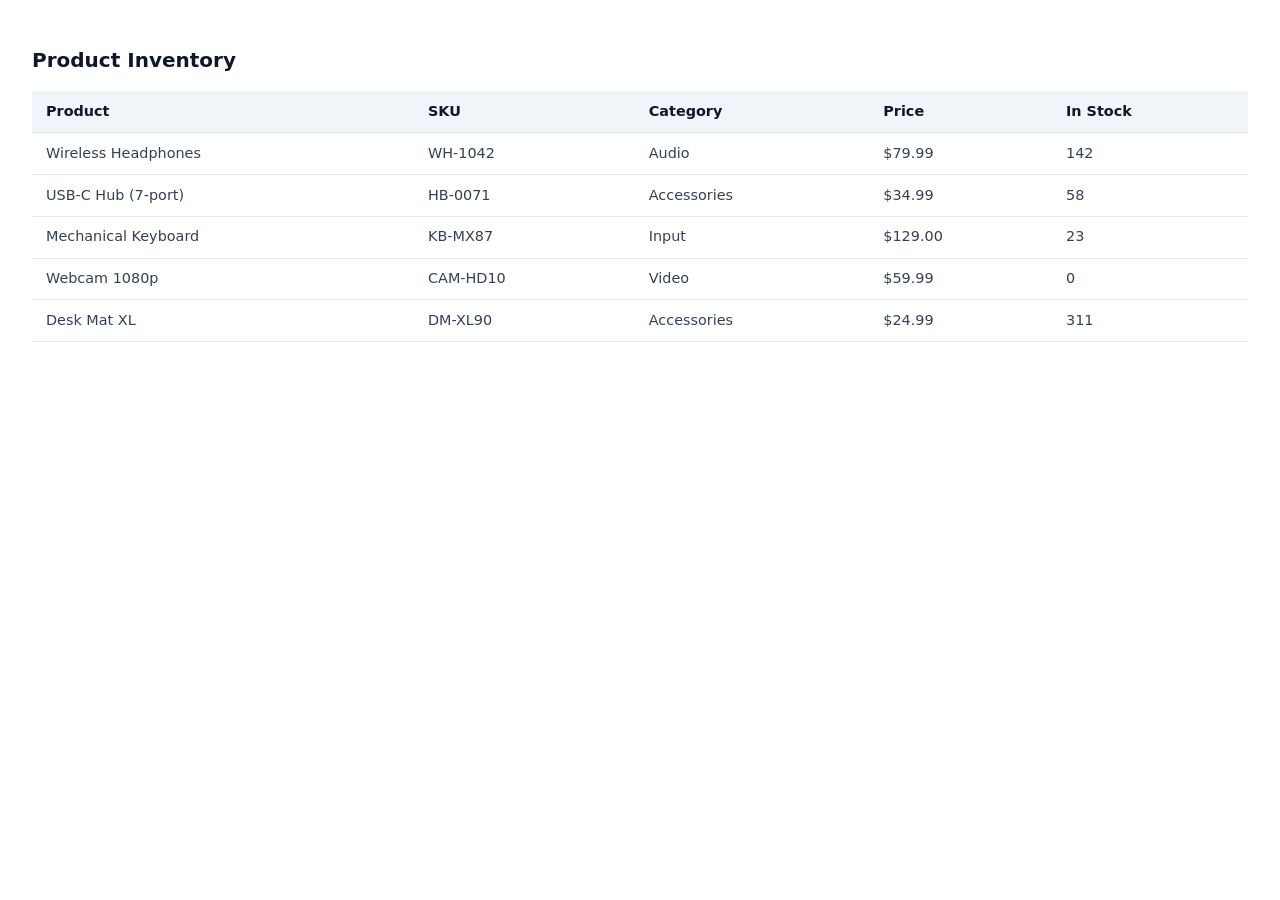
<file: docs/examples/basic.html>
<!DOCTYPE html>
<html lang="en">
<head>
  <meta charset="UTF-8">
  <meta name="viewport" content="width=device-width, initial-scale=1.0">
  <title>Responsive Table – Basic Example</title>
  <style>
    body { font-family: system-ui, sans-serif; padding: 1.5rem; color: #334155; line-height: 1.5; }
    h1   { font-size: 1.25rem; margin-bottom: 1rem; color: #0f172a; }

    table.responsive {
      width: 100%;
      border-collapse: collapse;
    }
    table.responsive th,
    table.responsive td {
      padding: 0.6rem 0.875rem;
      text-align: left;
      border-bottom: 1px solid #e2e8f0;
      font-size: 0.9rem;
    }
    table.responsive th {
      background: #f1f5f9;
      font-weight: 600;
      color: #0f172a;
    }

    /* Hide labels at full width */
    table.responsive td .label { display: none; }

    @media screen and (max-width: 640px) {
      table.responsive thead { display: none; }
      table.responsive tbody tr {
        display: block;
        border: 1px solid #e2e8f0;
        border-radius: 6px;
        overflow: hidden;
        margin-bottom: 1rem;
      }
      table.responsive tbody tr:last-child { margin-bottom: 0; }
      table.responsive tbody td { display: block; padding: 0; }
      table.responsive tbody tr td:last-child { border-bottom: none; }
      table.responsive td span { display: block; }
      table.responsive td .label {
        display: block;
        padding: 0.25rem 0.875rem;
        background: #f1f5f9;
        font-weight: 600;
        text-align: center;
        color: #0f172a;
      }
      table.responsive td .data { padding: 0.6rem 0.875rem; }
    }
  </style>
</head>
<body>

  <h1>Product Inventory</h1>

  <table class="responsive">
    <thead>
      <tr>
        <th>Product</th>
        <th>SKU</th>
        <th>Category</th>
        <th>Price</th>
        <th>In Stock</th>
      </tr>
    </thead>
    <tbody>
      <tr>
        <td><span class="label">Product</span><span class="data">Wireless Headphones</span></td>
        <td><span class="label">SKU</span><span class="data">WH-1042</span></td>
        <td><span class="label">Category</span><span class="data">Audio</span></td>
        <td><span class="label">Price</span><span class="data">$79.99</span></td>
        <td><span class="label">In Stock</span><span class="data">142</span></td>
      </tr>
      <tr>
        <td><span class="label">Product</span><span class="data">USB-C Hub (7-port)</span></td>
        <td><span class="label">SKU</span><span class="data">HB-0071</span></td>
        <td><span class="label">Category</span><span class="data">Accessories</span></td>
        <td><span class="label">Price</span><span class="data">$34.99</span></td>
        <td><span class="label">In Stock</span><span class="data">58</span></td>
      </tr>
      <tr>
        <td><span class="label">Product</span><span class="data">Mechanical Keyboard</span></td>
        <td><span class="label">SKU</span><span class="data">KB-MX87</span></td>
        <td><span class="label">Category</span><span class="data">Input</span></td>
        <td><span class="label">Price</span><span class="data">$129.00</span></td>
        <td><span class="label">In Stock</span><span class="data">23</span></td>
      </tr>
      <tr>
        <td><span class="label">Product</span><span class="data">Webcam 1080p</span></td>
        <td><span class="label">SKU</span><span class="data">CAM-HD10</span></td>
        <td><span class="label">Category</span><span class="data">Video</span></td>
        <td><span class="label">Price</span><span class="data">$59.99</span></td>
        <td><span class="label">In Stock</span><span class="data">0</span></td>
      </tr>
      <tr>
        <td><span class="label">Product</span><span class="data">Desk Mat XL</span></td>
        <td><span class="label">SKU</span><span class="data">DM-XL90</span></td>
        <td><span class="label">Category</span><span class="data">Accessories</span></td>
        <td><span class="label">Price</span><span class="data">$24.99</span></td>
        <td><span class="label">In Stock</span><span class="data">311</span></td>
      </tr>
    </tbody>
  </table>

</body>
</html>
</file>
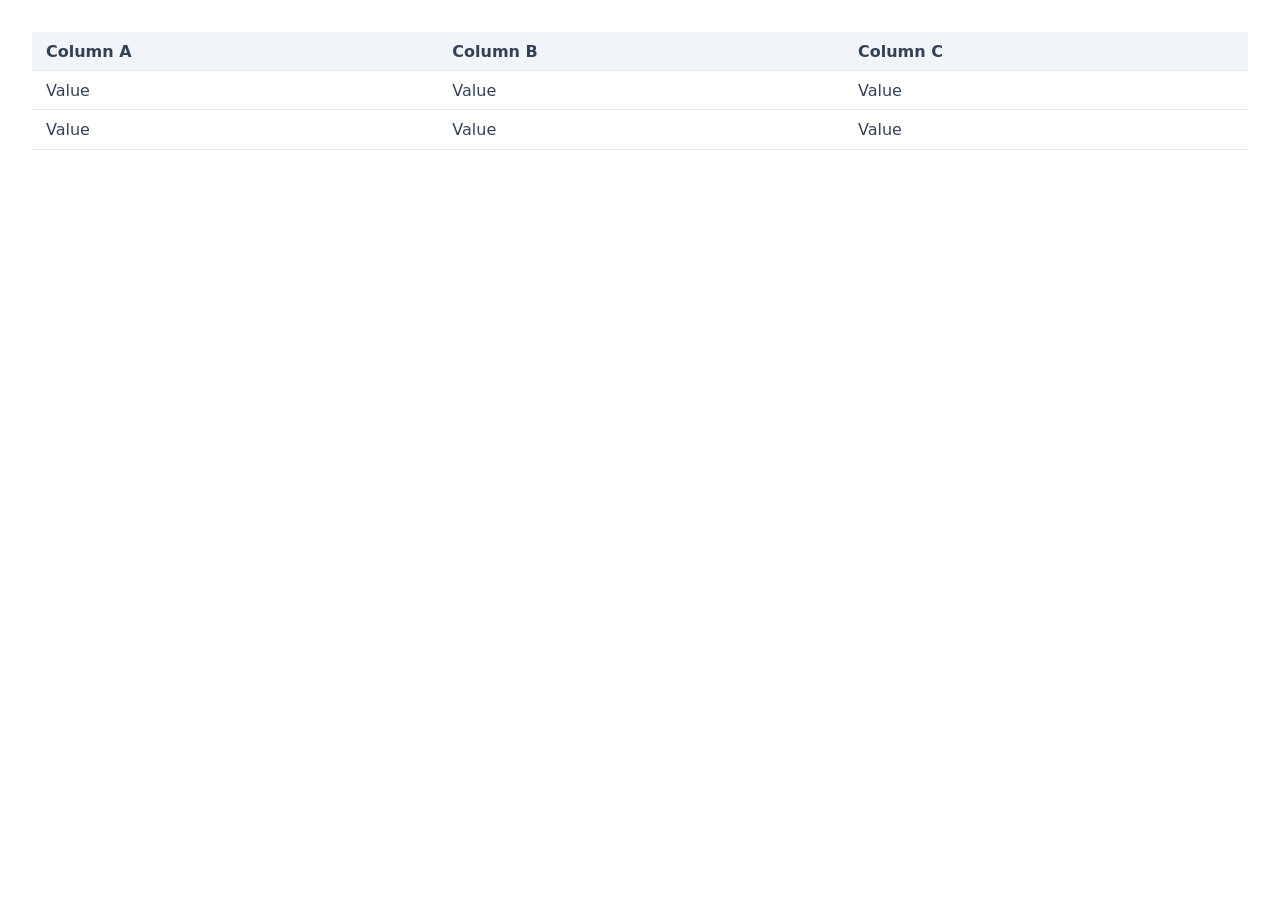
<file: docs/examples/blank.html>
<!DOCTYPE html>
<html lang="en">
<head>
  <meta charset="UTF-8">
  <meta name="viewport" content="width=device-width, initial-scale=1.0">
  <title>Responsive Table – Blank Starter</title>
  <style>
    body { font-family: system-ui, sans-serif; padding: 1.5rem; color: #334155; }

    /* ── Required: hide labels at wide widths ── */
    table.responsive td .label {
      display: none;
    }

    /* ── Basic table chrome (optional, customize freely) ── */
    table.responsive {
      width: 100%;
      border-collapse: collapse;
    }
    table.responsive th,
    table.responsive td {
      padding: 0.6rem 0.875rem;
      text-align: left;
      border-bottom: 1px solid #e2e8f0;
    }
    table.responsive th {
      background: #f1f5f9;
      font-weight: 600;
    }

    /* ── Media query: mobile layout ── */
    @media screen and (max-width: 640px) {
      /* Hide the header row */
      table.responsive thead {
        display: none;
      }

      /* Turn each row into a card */
      table.responsive tbody tr {
        display: block;
        border: 1px solid #e2e8f0;
        border-radius: 6px;
        overflow: hidden;
        margin-bottom: 1rem;
      }
      table.responsive tbody tr:last-child {
        margin-bottom: 0;
      }

      /* Stack each cell as its own block; zero padding so label sits flush */
      table.responsive tbody td {
        display: block;
        padding: 0;
      }
      table.responsive tbody tr td:last-child {
        border-bottom: none;
      }

      /* Stack the spans inside each cell */
      table.responsive td span {
        display: block;
      }

      /* Style the label like a mini column header; owns its own padding */
      table.responsive td .label {
        display: block;
        padding: 0.25rem 0.875rem;
        background: #f1f5f9;
        font-weight: 600;
        text-align: center;
      }

      table.responsive td .data {
        padding: 0.6rem 0.875rem;
      }
    }
  </style>
</head>
<body>

  <!--
    RESPONSIVE TABLE – BLANK STARTER
    =================================
    Pattern:
      • Add class="responsive" to <table>
      • Inside every <td>, wrap content in two spans:
          <span class="label">Column Header Text</span>
          <span class="data">Actual Value</span>
      • The .label text should match the corresponding <th>
  -->

  <table class="responsive">
    <thead>
      <tr>
        <!-- Replace with your column headers -->
        <th>Column A</th>
        <th>Column B</th>
        <th>Column C</th>
      </tr>
    </thead>
    <tbody>
      <!-- Repeat this <tr> pattern for each row of data -->
      <tr>
        <td><span class="label">Column A</span><span class="data">Value</span></td>
        <td><span class="label">Column B</span><span class="data">Value</span></td>
        <td><span class="label">Column C</span><span class="data">Value</span></td>
      </tr>
      <tr>
        <td><span class="label">Column A</span><span class="data">Value</span></td>
        <td><span class="label">Column B</span><span class="data">Value</span></td>
        <td><span class="label">Column C</span><span class="data">Value</span></td>
      </tr>
    </tbody>
  </table>

</body>
</html>
</file>
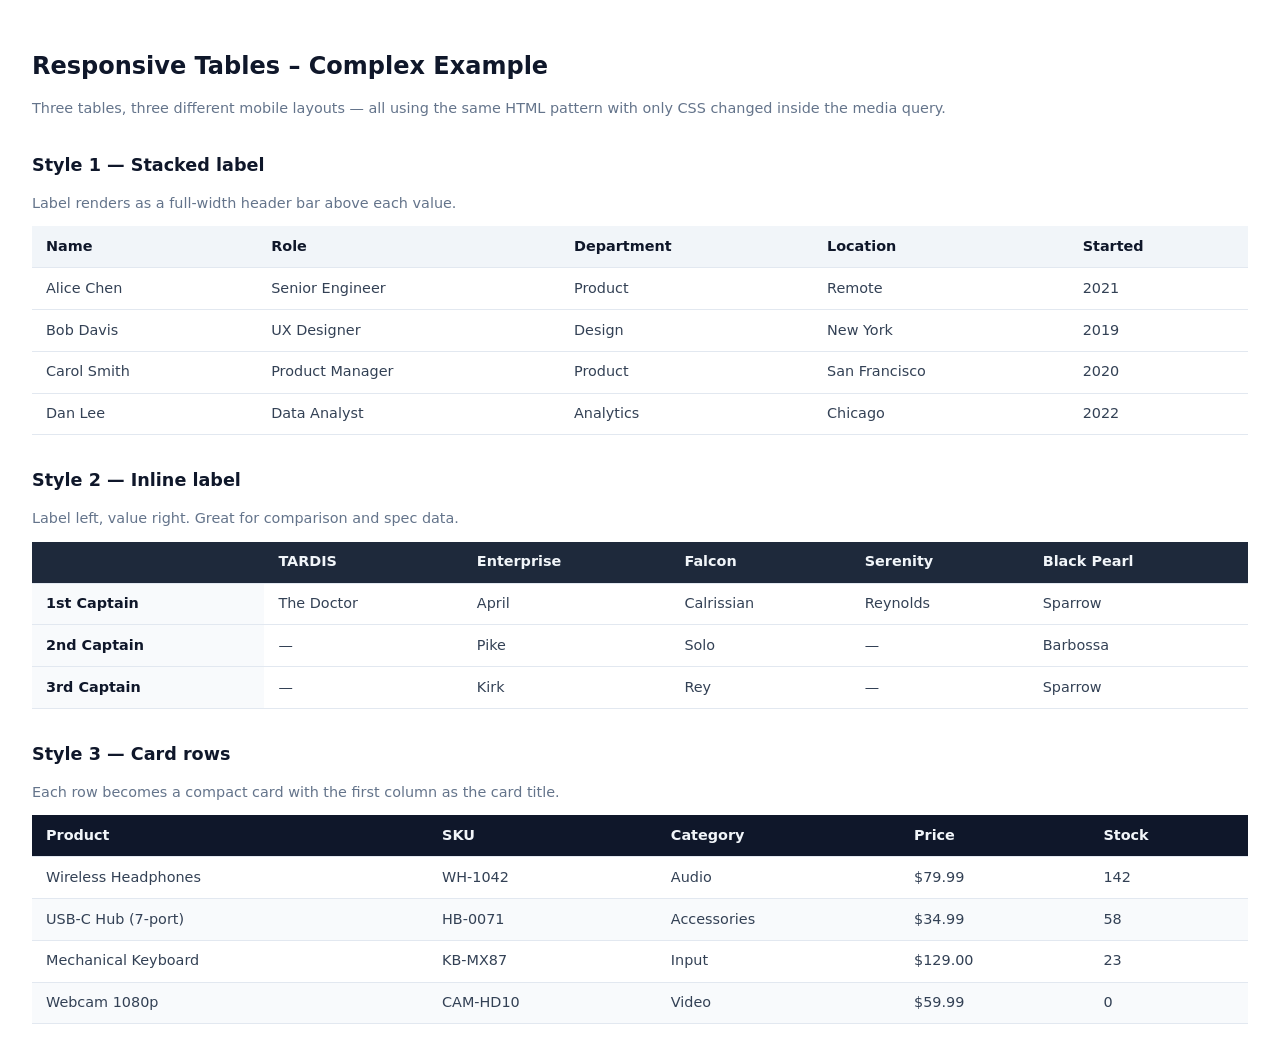
<file: docs/examples/complex.html>
<!DOCTYPE html>
<html lang="en">
<head>
  <meta charset="UTF-8">
  <meta name="viewport" content="width=device-width, initial-scale=1.0">
  <title>Responsive Table – Complex Example</title>
  <style>
    body { font-family: system-ui, sans-serif; padding: 1.5rem; color: #334155; line-height: 1.5; }
    h1   { font-size: 1.5rem; margin-bottom: 0.5rem; color: #0f172a; }
    h2   { font-size: 1.1rem; margin: 2rem 0 0.5rem; color: #0f172a; }
    p    { font-size: 0.9rem; color: #64748b; margin-bottom: 0.75rem; }

    /* ── Shared table chrome ── */
    table.responsive {
      width: 100%;
      border-collapse: collapse;
      margin-bottom: 0.5rem;
    }
    table.responsive th,
    table.responsive td {
      padding: 0.6rem 0.875rem;
      text-align: left;
      border-bottom: 1px solid #e2e8f0;
      font-size: 0.9rem;
    }

    /* ═══════════════════════════════════════════════
       TABLE 1 — Stacked label style
       Label renders as a full-width header bar above the value.
    ═══════════════════════════════════════════════ */
    table.stacked th {
      background: #f1f5f9;
      font-weight: 600;
      color: #0f172a;
    }
    table.stacked td .label { display: none; }

    @media screen and (max-width: 640px) {
      table.stacked thead { display: none; }
      table.stacked tbody tr {
        display: block;
        border: 1px solid #e2e8f0;
        border-radius: 6px;
        overflow: hidden;
        margin-bottom: 1rem;
      }
      table.stacked tbody tr:last-child { margin-bottom: 0; }
      table.stacked tbody td { display: block; padding: 0; }
      table.stacked tbody tr td:last-child { border-bottom: none; }
      table.stacked td span { display: block; }
      table.stacked td .label {
        display: block;
        padding: 0.25rem 0.875rem;
        background: #f1f5f9;
        font-weight: 600;
        text-align: center;
        color: #0f172a;
      }
      table.stacked td .data { padding: 0.6rem 0.875rem; }
    }

    /* ═══════════════════════════════════════════════
       TABLE 2 — Inline label style
       Label sits left, value floats right.
       Works well for comparison or spec tables.
    ═══════════════════════════════════════════════ */
    table.inline th {
      background: #1e293b;
      color: #f1f5f9;
      font-weight: 600;
    }
    table.inline tbody th {
      background: #f8fafc;
      font-weight: 600;
      color: #0f172a;
    }
    table.inline td .label { display: none; }

    @media screen and (max-width: 640px) {
      table.inline thead        { display: none; }
      table.inline tbody th,
      table.inline tbody td     { display: block; }
      table.inline tbody th {
        margin-top: 0.75rem;
        font-size: 1rem;
        border-bottom: 2px solid #e2e8f0;
      }
      table.inline tbody td {
        border-bottom: 1px solid #f1f5f9;
        overflow: hidden;
      }
      table.inline td .label {
        display: inline-block;
        color: #94a3b8;
        font-size: 0.85rem;
      }
      table.inline td .data {
        float: right;
        font-weight: 600;
      }
    }

    /* ═══════════════════════════════════════════════
       TABLE 3 — Row-group style
       Each row becomes a card with a bold title row.
    ═══════════════════════════════════════════════ */
    table.card-rows th {
      background: #0f172a;
      color: #f1f5f9;
      font-weight: 600;
    }
    table.card-rows tbody tr:nth-child(even) td { background: #f8fafc; }
    table.card-rows td .label { display: none; }

    @media screen and (max-width: 640px) {
      table.card-rows { border: none; }
      table.card-rows thead { display: none; }
      table.card-rows tbody td {
        display: block;
        border-bottom: 1px dotted #e2e8f0;
        padding: 0.35rem 0.875rem;
        overflow: hidden;
      }
      table.card-rows tbody tr td:first-child {
        background: #f1f5f9;
        font-weight: 700;
        font-size: 1rem;
        border-bottom: 2px solid #cbd5e1;
        padding: 0.6rem 0.875rem;
      }
      table.card-rows tbody tr td:first-child .label { display: none; }
      table.card-rows tbody tr td:first-child .data  { font-weight: 700; }
      table.card-rows tbody tr:nth-child(even) td { background: transparent; }
      table.card-rows tbody tr td:last-child {
        border-bottom: none;
        margin-bottom: 1rem;
      }
      table.card-rows td .label {
        display: inline-block;
        color: #64748b;
        font-size: 0.8rem;
        width: 7em;
      }
      table.card-rows td .data {
        display: inline;
      }
    }
  </style>
</head>
<body>

  <h1>Responsive Tables – Complex Example</h1>
  <p>Three tables, three different mobile layouts — all using the same HTML pattern with only CSS changed inside the media query.</p>

  <!-- Table 1: Stacked ───────────────────────────── -->
  <h2>Style 1 — Stacked label</h2>
  <p>Label renders as a full-width header bar above each value.</p>
  <table class="responsive stacked">
    <thead>
      <tr>
        <th>Name</th>
        <th>Role</th>
        <th>Department</th>
        <th>Location</th>
        <th>Started</th>
      </tr>
    </thead>
    <tbody>
      <tr>
        <td><span class="label">Name</span><span class="data">Alice Chen</span></td>
        <td><span class="label">Role</span><span class="data">Senior Engineer</span></td>
        <td><span class="label">Department</span><span class="data">Product</span></td>
        <td><span class="label">Location</span><span class="data">Remote</span></td>
        <td><span class="label">Started</span><span class="data">2021</span></td>
      </tr>
      <tr>
        <td><span class="label">Name</span><span class="data">Bob Davis</span></td>
        <td><span class="label">Role</span><span class="data">UX Designer</span></td>
        <td><span class="label">Department</span><span class="data">Design</span></td>
        <td><span class="label">Location</span><span class="data">New York</span></td>
        <td><span class="label">Started</span><span class="data">2019</span></td>
      </tr>
      <tr>
        <td><span class="label">Name</span><span class="data">Carol Smith</span></td>
        <td><span class="label">Role</span><span class="data">Product Manager</span></td>
        <td><span class="label">Department</span><span class="data">Product</span></td>
        <td><span class="label">Location</span><span class="data">San Francisco</span></td>
        <td><span class="label">Started</span><span class="data">2020</span></td>
      </tr>
      <tr>
        <td><span class="label">Name</span><span class="data">Dan Lee</span></td>
        <td><span class="label">Role</span><span class="data">Data Analyst</span></td>
        <td><span class="label">Department</span><span class="data">Analytics</span></td>
        <td><span class="label">Location</span><span class="data">Chicago</span></td>
        <td><span class="label">Started</span><span class="data">2022</span></td>
      </tr>
    </tbody>
  </table>

  <!-- Table 2: Inline ───────────────────────────── -->
  <h2>Style 2 — Inline label</h2>
  <p>Label left, value right. Great for comparison and spec data.</p>
  <table class="responsive inline">
    <thead>
      <tr>
        <th></th>
        <th>TARDIS</th>
        <th>Enterprise</th>
        <th>Falcon</th>
        <th>Serenity</th>
        <th>Black Pearl</th>
      </tr>
    </thead>
    <tbody>
      <tr>
        <th>1st Captain</th>
        <td><span class="label">TARDIS</span><span class="data">The Doctor</span></td>
        <td><span class="label">Enterprise</span><span class="data">April</span></td>
        <td><span class="label">Falcon</span><span class="data">Calrissian</span></td>
        <td><span class="label">Serenity</span><span class="data">Reynolds</span></td>
        <td><span class="label">Black Pearl</span><span class="data">Sparrow</span></td>
      </tr>
      <tr>
        <th>2nd Captain</th>
        <td><span class="label">TARDIS</span><span class="data">—</span></td>
        <td><span class="label">Enterprise</span><span class="data">Pike</span></td>
        <td><span class="label">Falcon</span><span class="data">Solo</span></td>
        <td><span class="label">Serenity</span><span class="data">—</span></td>
        <td><span class="label">Black Pearl</span><span class="data">Barbossa</span></td>
      </tr>
      <tr>
        <th>3rd Captain</th>
        <td><span class="label">TARDIS</span><span class="data">—</span></td>
        <td><span class="label">Enterprise</span><span class="data">Kirk</span></td>
        <td><span class="label">Falcon</span><span class="data">Rey</span></td>
        <td><span class="label">Serenity</span><span class="data">—</span></td>
        <td><span class="label">Black Pearl</span><span class="data">Sparrow</span></td>
      </tr>
    </tbody>
  </table>

  <!-- Table 3: Card rows ─────────────────────────── -->
  <h2>Style 3 — Card rows</h2>
  <p>Each row becomes a compact card with the first column as the card title.</p>
  <table class="responsive card-rows">
    <thead>
      <tr>
        <th>Product</th>
        <th>SKU</th>
        <th>Category</th>
        <th>Price</th>
        <th>Stock</th>
      </tr>
    </thead>
    <tbody>
      <tr>
        <td><span class="label">Product</span><span class="data">Wireless Headphones</span></td>
        <td><span class="label">SKU</span><span class="data">WH-1042</span></td>
        <td><span class="label">Category</span><span class="data">Audio</span></td>
        <td><span class="label">Price</span><span class="data">$79.99</span></td>
        <td><span class="label">Stock</span><span class="data">142</span></td>
      </tr>
      <tr>
        <td><span class="label">Product</span><span class="data">USB-C Hub (7-port)</span></td>
        <td><span class="label">SKU</span><span class="data">HB-0071</span></td>
        <td><span class="label">Category</span><span class="data">Accessories</span></td>
        <td><span class="label">Price</span><span class="data">$34.99</span></td>
        <td><span class="label">Stock</span><span class="data">58</span></td>
      </tr>
      <tr>
        <td><span class="label">Product</span><span class="data">Mechanical Keyboard</span></td>
        <td><span class="label">SKU</span><span class="data">KB-MX87</span></td>
        <td><span class="label">Category</span><span class="data">Input</span></td>
        <td><span class="label">Price</span><span class="data">$129.00</span></td>
        <td><span class="label">Stock</span><span class="data">23</span></td>
      </tr>
      <tr>
        <td><span class="label">Product</span><span class="data">Webcam 1080p</span></td>
        <td><span class="label">SKU</span><span class="data">CAM-HD10</span></td>
        <td><span class="label">Category</span><span class="data">Video</span></td>
        <td><span class="label">Price</span><span class="data">$59.99</span></td>
        <td><span class="label">Stock</span><span class="data">0</span></td>
      </tr>
    </tbody>
  </table>

</body>
</html>
</file>
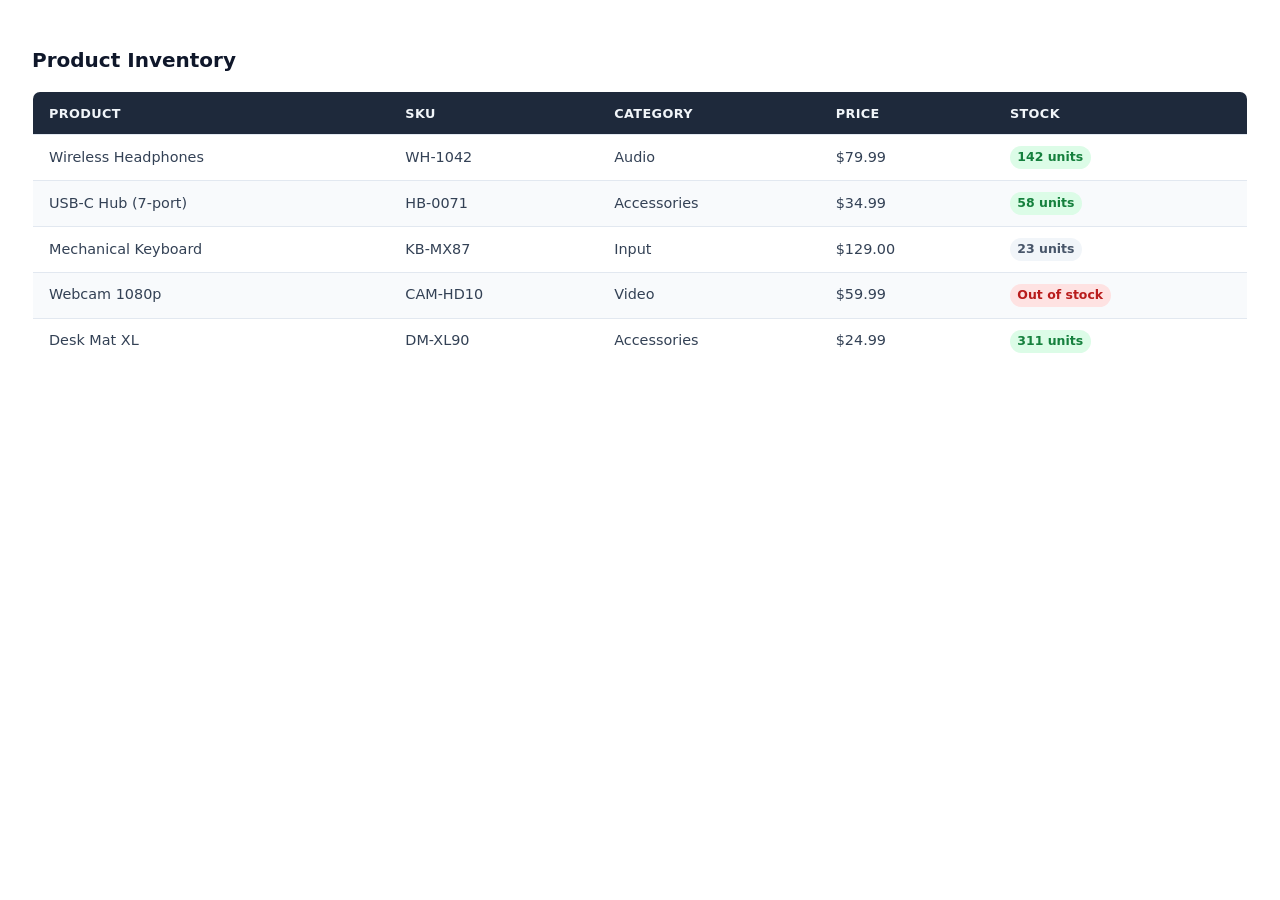
<file: docs/examples/styled.html>
<!DOCTYPE html>
<html lang="en">
<head>
  <meta charset="UTF-8">
  <meta name="viewport" content="width=device-width, initial-scale=1.0">
  <title>Responsive Table – Styled Example</title>
  <style>
    body { font-family: system-ui, sans-serif; padding: 1.5rem; color: #334155; line-height: 1.5; }
    h1   { font-size: 1.25rem; margin-bottom: 1rem; color: #0f172a; }

    table.responsive {
      width: 100%;
      border-collapse: collapse;
      border: 1px solid #e2e8f0;
      border-radius: 8px;
      overflow: hidden;
    }
    table.responsive th,
    table.responsive td {
      padding: 0.7rem 1rem;
      text-align: left;
      font-size: 0.9rem;
      border-bottom: 1px solid #e2e8f0;
    }
    table.responsive th {
      background: #1e293b;
      color: #f1f5f9;
      font-weight: 600;
      letter-spacing: 0.03em;
      font-size: 0.8rem;
      text-transform: uppercase;
    }
    table.responsive tbody tr:last-child td { border-bottom: none; }
    table.responsive tbody tr:nth-child(even) td { background: #f8fafc; }
    table.responsive tbody tr:hover td { background: #eff6ff; }

    /* Status badges */
    .badge {
      display: inline-block;
      padding: 0.15em 0.6em;
      border-radius: 9999px;
      font-size: 0.78rem;
      font-weight: 600;
    }
    .badge-green { background: #dcfce7; color: #15803d; }
    .badge-red   { background: #fee2e2; color: #b91c1c; }
    .badge-gray  { background: #f1f5f9; color: #475569; }

    /* Hide labels at full width */
    table.responsive td .label { display: none; }

    /* ── Inline-label mobile style ── */
    @media screen and (max-width: 640px) {
      table.responsive { border-radius: 0; border-left: none; border-right: none; }
      table.responsive thead { display: none; }
      table.responsive tbody tr:nth-child(even) td { background: transparent; }
      table.responsive tbody td {
        display: block;
        border-bottom: 1px solid #f1f5f9;
        padding: 0.4rem 1rem;
        overflow: hidden;
      }
      /* Group cells visually by row */
      table.responsive tbody tr td:first-child {
        padding-top: 0.75rem;
        font-weight: 600;
        font-size: 1rem;
        border-bottom: none;
      }
      table.responsive tbody tr td:last-child {
        padding-bottom: 0.75rem;
        border-bottom: 2px solid #e2e8f0;
      }

      table.responsive td .label {
        display: inline-block;
        color: #94a3b8;
        font-size: 0.8rem;
        min-width: 7em;
      }
      table.responsive td .data {
        font-weight: 500;
        float: right;
      }
      /* First cell (product name) — hide the label, show just the name big */
      table.responsive tbody tr td:first-child .label { display: none; }
      table.responsive tbody tr td:first-child .data  { float: none; font-size: 1rem; }
    }
  </style>
</head>
<body>

  <h1>Product Inventory</h1>

  <table class="responsive">
    <thead>
      <tr>
        <th>Product</th>
        <th>SKU</th>
        <th>Category</th>
        <th>Price</th>
        <th>Stock</th>
      </tr>
    </thead>
    <tbody>
      <tr>
        <td><span class="label">Product</span><span class="data">Wireless Headphones</span></td>
        <td><span class="label">SKU</span><span class="data">WH-1042</span></td>
        <td><span class="label">Category</span><span class="data">Audio</span></td>
        <td><span class="label">Price</span><span class="data">$79.99</span></td>
        <td><span class="label">Stock</span><span class="data"><span class="badge badge-green">142 units</span></span></td>
      </tr>
      <tr>
        <td><span class="label">Product</span><span class="data">USB-C Hub (7-port)</span></td>
        <td><span class="label">SKU</span><span class="data">HB-0071</span></td>
        <td><span class="label">Category</span><span class="data">Accessories</span></td>
        <td><span class="label">Price</span><span class="data">$34.99</span></td>
        <td><span class="label">Stock</span><span class="data"><span class="badge badge-green">58 units</span></span></td>
      </tr>
      <tr>
        <td><span class="label">Product</span><span class="data">Mechanical Keyboard</span></td>
        <td><span class="label">SKU</span><span class="data">KB-MX87</span></td>
        <td><span class="label">Category</span><span class="data">Input</span></td>
        <td><span class="label">Price</span><span class="data">$129.00</span></td>
        <td><span class="label">Stock</span><span class="data"><span class="badge badge-gray">23 units</span></span></td>
      </tr>
      <tr>
        <td><span class="label">Product</span><span class="data">Webcam 1080p</span></td>
        <td><span class="label">SKU</span><span class="data">CAM-HD10</span></td>
        <td><span class="label">Category</span><span class="data">Video</span></td>
        <td><span class="label">Price</span><span class="data">$59.99</span></td>
        <td><span class="label">Stock</span><span class="data"><span class="badge badge-red">Out of stock</span></span></td>
      </tr>
      <tr>
        <td><span class="label">Product</span><span class="data">Desk Mat XL</span></td>
        <td><span class="label">SKU</span><span class="data">DM-XL90</span></td>
        <td><span class="label">Category</span><span class="data">Accessories</span></td>
        <td><span class="label">Price</span><span class="data">$24.99</span></td>
        <td><span class="label">Stock</span><span class="data"><span class="badge badge-green">311 units</span></span></td>
      </tr>
    </tbody>
  </table>

</body>
</html>
</file>
<file: docs/style.css>
*, *::before, *::after { box-sizing: border-box; margin: 0; padding: 0; }

body {
  font-family: system-ui, -apple-system, BlinkMacSystemFont, 'Segoe UI', sans-serif;
  color: #334155;
  line-height: 1.6;
  background: #fff;
}

a { color: #2563eb; text-decoration: none; }
a:hover { text-decoration: underline; }

/* ── Site header ─────────────────────────────────────────────────────── */
.site-header {
  background: #0f172a;
  color: #f1f5f9;
  padding: 0.75rem 2rem;
  display: flex;
  align-items: center;
  justify-content: space-between;
  flex-wrap: wrap;
  gap: 0.5rem;
}

.site-header .brand {
  font-weight: 700;
  font-size: 1rem;
  color: #f1f5f9;
  text-decoration: none;
}

.site-header .brand:hover { text-decoration: none; color: #fff; }

.site-header nav {
  display: flex;
  align-items: center;
  gap: 1.25rem;
  font-size: 0.875rem;
  flex-wrap: wrap;
}

.site-header nav a { color: #94a3b8; }
.site-header nav a:hover,
.site-header nav a.active { color: #f1f5f9; text-decoration: none; }

/* ── Page layout ─────────────────────────────────────────────────────── */
.page-content {
  max-width: 900px;
  margin: 0 auto;
  padding: 2.5rem 2rem;
}

section { margin-bottom: 3rem; }

h1 { font-size: 1.75rem; color: #0f172a; margin-bottom: 0.5rem; }
h2 { font-size: 1.3rem; color: #0f172a; margin-bottom: 0.75rem; }
h3 { font-size: 1rem; color: #1e293b; margin-bottom: 0.5rem; }
p  { margin-bottom: 0.75rem; color: #475569; }

/* ── Code ────────────────────────────────────────────────────────────── */
pre {
  background: #1e293b;
  color: #e2e8f0;
  padding: 1.25rem 1.5rem;
  border-radius: 8px;
  overflow-x: auto;
  font-size: 0.85rem;
  line-height: 1.7;
  margin-bottom: 1.25rem;
}
code { font-family: ui-monospace, 'Cascadia Code', 'Source Code Pro', Menlo, monospace; }

/* ── Callouts ────────────────────────────────────────────────────────── */
.callout {
  padding: 0.75rem 1rem;
  border-left: 3px solid;
  border-radius: 0 6px 6px 0;
  margin-bottom: 1.25rem;
  font-size: 0.9rem;
}
.callout.info    { background: #eff6ff; border-color: #2563eb; color: #1e40af; }
.callout.warn    { background: #fefce8; border-color: #ca8a04; color: #78350f; }
.callout.success { background: #f0fdf4; border-color: #16a34a; color: #14532d; }

/* ── Buttons ─────────────────────────────────────────────────────────── */
.btn {
  display: inline-block;
  padding: 0.45rem 1.1rem;
  border-radius: 6px;
  font-weight: 500;
  font-size: 0.875rem;
  cursor: pointer;
  transition: background 0.12s, color 0.12s;
  text-decoration: none !important;
}
.btn-primary { background: #2563eb; color: #fff !important; }
.btn-primary:hover { background: #1d4ed8; }
.btn-outline { background: transparent; color: #2563eb !important; border: 1.5px solid #2563eb; }
.btn-outline:hover { background: #eff6ff; }
.btn-lg { padding: 0.6rem 1.5rem; font-size: 1rem; }

/* ── Site footer ─────────────────────────────────────────────────────── */
.site-footer {
  border-top: 1px solid #e2e8f0;
  padding: 1.5rem 2rem;
  text-align: center;
  font-size: 0.85rem;
  color: #94a3b8;
  margin-top: 2rem;
}
.site-footer a { color: #64748b; }

/* ── Responsive table — core styles used on all demo pages ───────────── */
table.responsive {
  width: 100%;
  border-collapse: collapse;
}
table.responsive th,
table.responsive td {
  padding: 0.6rem 0.875rem;
  text-align: left;
  border-bottom: 1px solid #e2e8f0;
  font-size: 0.9rem;
}
table.responsive th {
  background: #f1f5f9;
  font-weight: 600;
  color: #0f172a;
  white-space: nowrap;
}
table.responsive tbody tr:hover td { background: #fafafa; }

table.responsive td .label { display: none; }

@media screen and (max-width: 640px) {
  table.responsive thead { display: none; }

  table.responsive tbody th,
  table.responsive tbody td { display: block; }

  table.responsive td span { display: block; }

  table.responsive td .label {
    background: #f1f5f9;
    font-weight: 600;
    text-align: center;
    color: #0f172a;
  }
}
</file>
